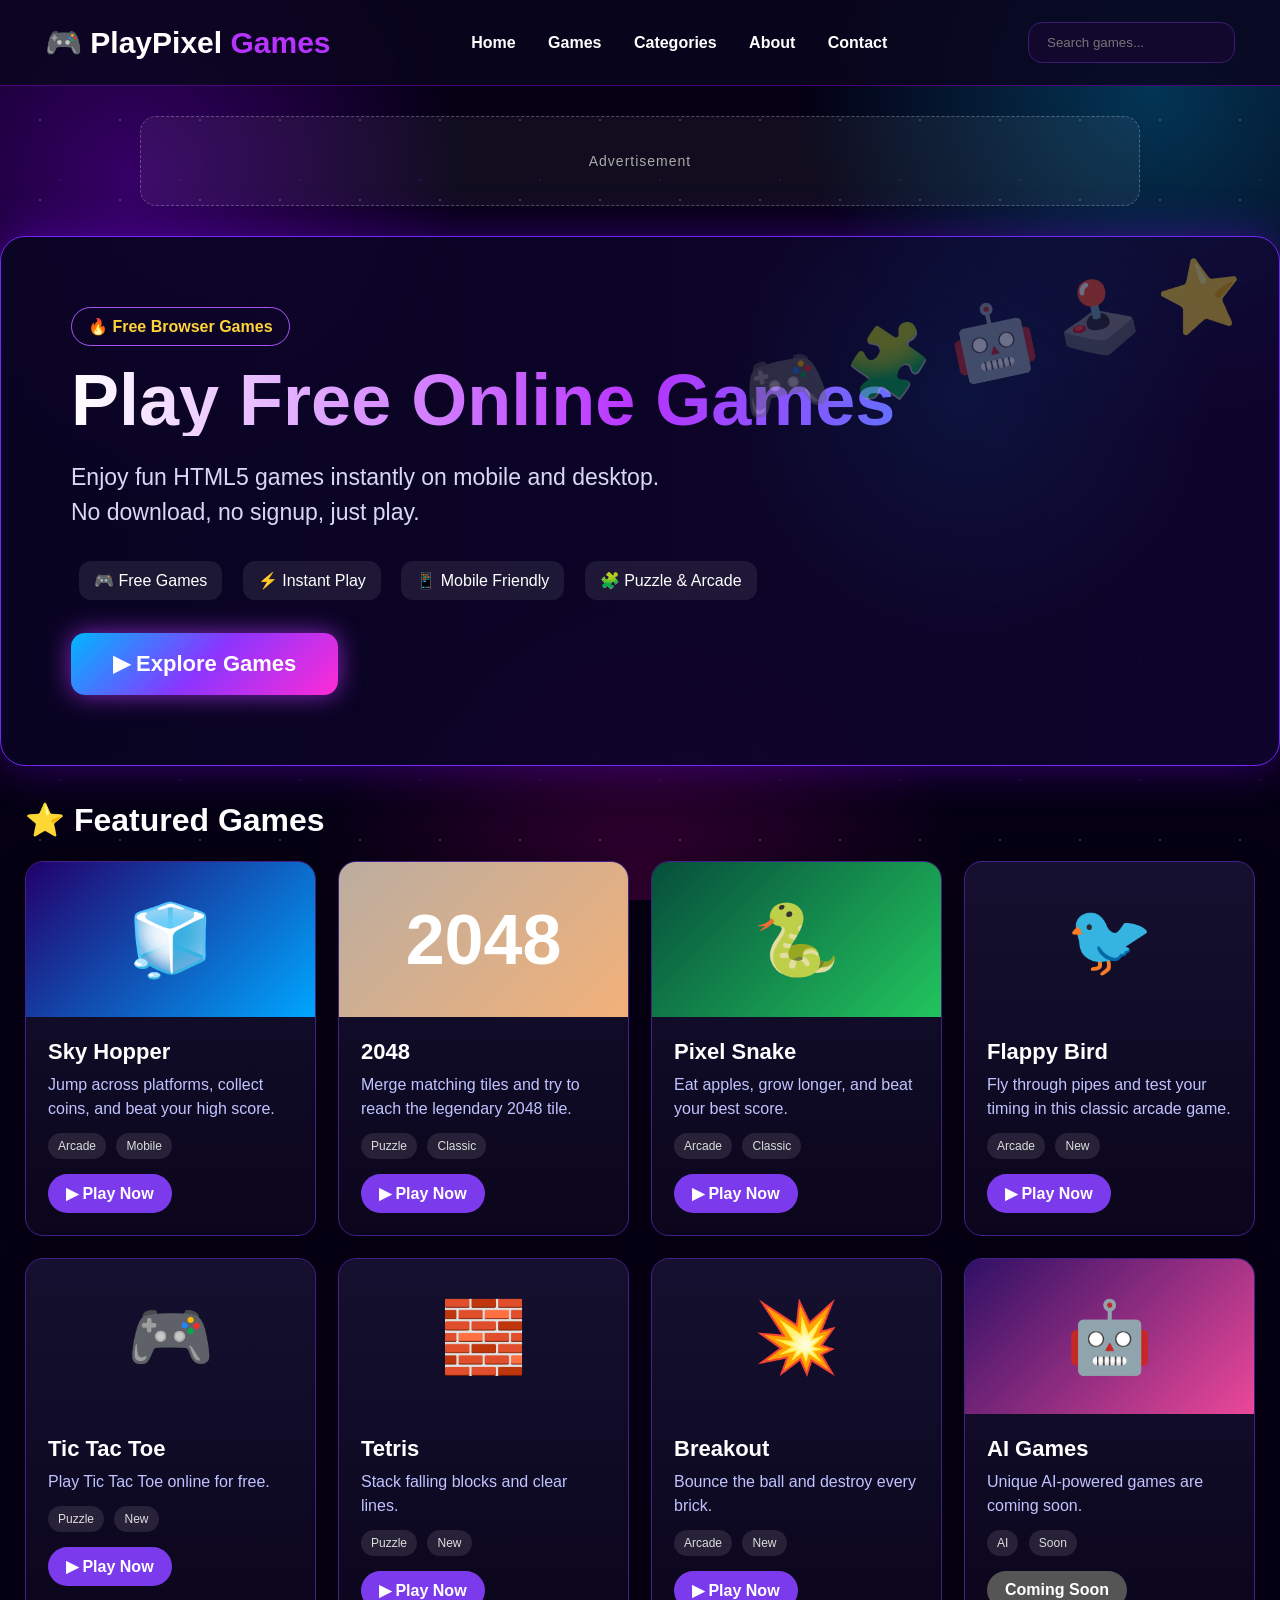
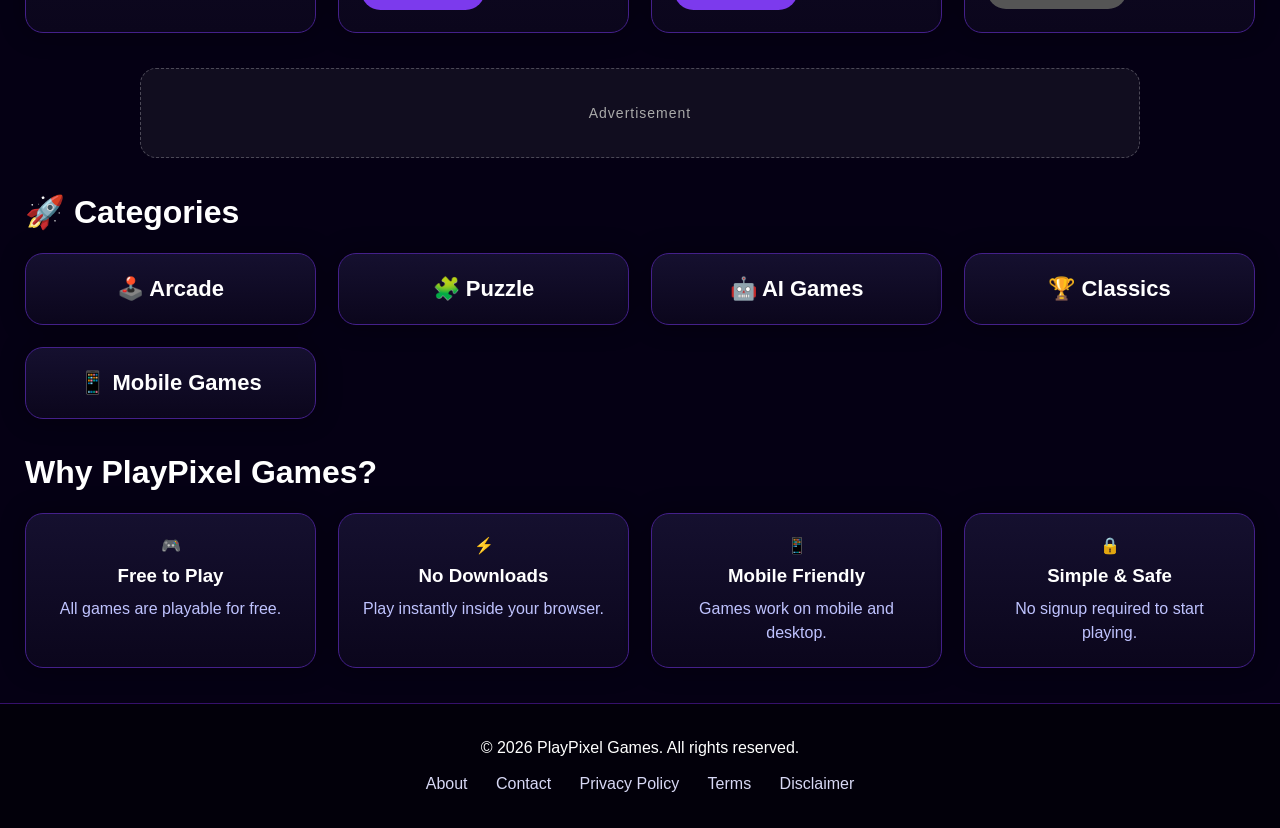
<file: index.html>
<!DOCTYPE html>
<html lang="en">
<head>
  <meta charset="UTF-8" />
  <meta name="viewport" content="width=device-width, initial-scale=1.0" />

  <title>PlayPixel Games - Free Online HTML5 Games</title>
  <meta name="description" content="Play free online HTML5 games on PlayPixel Games. Enjoy arcade, puzzle, snake, action and casual browser games instantly on mobile and desktop." />
  <meta name="keywords" content="free online games, HTML5 games, browser games, arcade games, puzzle games, PlayPixel Games, Sky Hopper, 2048, Snake" />
  <meta name="theme-color" content="#7c3aed" />
  <link rel="canonical" href="https://sky-hopper.lakshyasingh2567.workers.dev/" />

  <meta name="google-site-verification" content="yb3dqwJCYKjTmW6QqV0QSZQqCXPU7wp_KzSVoWqGMKk" />

  <meta property="og:title" content="PlayPixel Games - Free Online HTML5 Games" />
  <meta property="og:description" content="Play free browser games instantly on mobile and desktop. No downloads required." />
  <meta property="og:type" content="website" />
  <meta property="og:url" content="https://sky-hopper.lakshyasingh2567.workers.dev/" />

  <link rel="stylesheet" href="css/style.css" />
</head>
<body>

<header class="navbar">
  <div class="logo">🎮 PlayPixel <span>Games</span></div>

  <nav class="nav-links">
    <a href="index.html">Home</a>
    <a href="games.html">Games</a>
    <a href="categories.html">Categories</a>
    <a href="about.html">About</a>
    <a href="contact.html">Contact</a>
</nav>

  <input class="search" id="searchInput" placeholder="Search games..." />
</header>

<div class="ad-slot">Advertisement</div>

<section class="hero">
  <span class="tag">🔥 Free Browser Games</span>
  <h1>Play Free Online Games</h1>
  <p>Enjoy fun HTML5 games instantly on mobile and desktop. No download, no signup, just play.</p>

  <div class="badges">
    <span>🎮 Free Games</span>
    <span>⚡ Instant Play</span>
    <span>📱 Mobile Friendly</span>
    <span>🧩 Puzzle & Arcade</span>
  </div>

  <a class="btn" href="#games">▶ Explore Games</a>
</section>

<section class="section" id="games">
  <h2 class="section-title">⭐ Featured Games</h2>

  <div class="games" id="gamesGrid">
    <div class="card" data-name="sky hopper arcade jumping">
      <div class="thumb sky">🧊</div>
      <div class="card-content">
        <h3>Sky Hopper</h3>
        <p>Jump across platforms, collect coins, and beat your high score.</p>
        <div class="meta">
          <span>Arcade</span>
          <span>Mobile</span>
        </div>
        <a class="play-small" href="game/sky-hopper/">▶ Play Now</a>
      </div>
    </div>

    <div class="card" data-name="2048 puzzle number game">
      <div class="thumb puzzle">2048</div>
      <div class="card-content">
        <h3>2048</h3>
        <p>Merge matching tiles and try to reach the legendary 2048 tile.</p>
        <div class="meta">
          <span>Puzzle</span>
          <span>Classic</span>
        </div>
        <a class="play-small" href="game/2048/">▶ Play Now</a>
      </div>
    </div>

    <div class="card" data-name="snake pixel snake arcade">
      <div class="thumb snake">🐍</div>
      <div class="card-content">
        <h3>Pixel Snake</h3>
        <p>Eat apples, grow longer, and beat your best score.</p>
        <div class="meta">
          <span>Arcade</span>
          <span>Classic</span>
        </div>
        <a class="play-small" href="game/snake/">▶ Play Now</a>
      </div>
    </div>

    <div class="card" data-name="flappy bird arcade">
  <div class="thumb">🐦</div>
  <div class="card-content">
    <h3>Flappy Bird</h3>
    <p>Fly through pipes and test your timing in this classic arcade game.</p>
    <div class="meta">
      <span>Arcade</span>
      <span>New</span>
    </div>
    <a class="play-small" href="game/flappy-bird/">▶ Play Now</a>
  </div>
</div>

    
    <div class="card" data-name="tic-tac-toe tic tac toe puzzle">
      <div class="thumb">🎮</div>
      <div class="card-content">
        <h3>Tic Tac Toe</h3>
        <p>Play Tic Tac Toe online for free.</p>
        <div class="meta">
          <span>Puzzle</span>
          <span>New</span>
        </div>
        <a class="play-small" href="game/tic-tac-toe/">▶ Play Now</a>
      </div>
    </div>
    <div class="card" data-name="tetris puzzle classic">
  <div class="thumb">🧱</div>
  <div class="card-content">
    <h3>Tetris</h3>
    <p>Stack falling blocks and clear lines.</p>
    <div class="meta">
      <span>Puzzle</span>
      <span>New</span>
    </div>
    <a class="play-small" href="game/Tetris/index.html">▶ Play Now</a>
  </div>
</div>

<div class="card" data-name="breakout arcade action">
  <div class="thumb">💥</div>
  <div class="card-content">
    <h3>Breakout</h3>
    <p>Bounce the ball and destroy every brick.</p>
    <div class="meta">
      <span>Arcade</span>
      <span>New</span>
    </div>
    <a class="play-small" href="game/Breakout/index.html">▶ Play Now</a>
  </div>
</div>

    <div class="card" data-name="ai games prompt challenge">
      <div class="thumb ai">🤖</div>
      <div class="card-content">
        <h3>AI Games</h3>
        <p>Unique AI-powered games are coming soon.</p>
        <div class="meta">
          <span>AI</span>
          <span>Soon</span>
        </div>
        <a class="play-small disabled" href="#">Coming Soon</a>
      </div>
    </div>
  </div>
</section>

<div class="ad-slot">Advertisement</div>

<section class="section" id="categories">
  <h2 class="section-title">🚀 Categories</h2>

  <div class="categories">
    <div class="cat">🕹️ Arcade</div>
    <div class="cat">🧩 Puzzle</div>
    <div class="cat">🤖 AI Games</div>
    <div class="cat">🏆 Classics</div>
    <div class="cat">📱 Mobile Games</div>
  </div>
</section>

<section class="section">
  <h2 class="section-title">Why PlayPixel Games?</h2>

  <div class="features">
    <div class="feature">🎮 <h3>Free to Play</h3><p>All games are playable for free.</p></div>
    <div class="feature">⚡ <h3>No Downloads</h3><p>Play instantly inside your browser.</p></div>
    <div class="feature">📱 <h3>Mobile Friendly</h3><p>Games work on mobile and desktop.</p></div>
    <div class="feature">🔒 <h3>Simple & Safe</h3><p>No signup required to start playing.</p></div>
  </div>
</section>

<footer class="footer">
  <p>© 2026 PlayPixel Games. All rights reserved.</p>
  <br>
  <a href="about.html">About</a>
  <a href="contact.html">Contact</a>
  <a href="privacy.html">Privacy Policy</a>
  <a href="terms.html">Terms</a>
  <a href="disclaimer.html">Disclaimer</a>
</footer>

<script>
  const searchInput = document.getElementById("searchInput");
  const cards = document.querySelectorAll(".card");

  searchInput.addEventListener("input", function () {
    const value = this.value.toLowerCase();

    cards.forEach(card => {
      const name = card.dataset.name.toLowerCase();
      card.style.display = name.includes(value) ? "block" : "none";
    });
  });
</script>

</body>
</html>
</file>
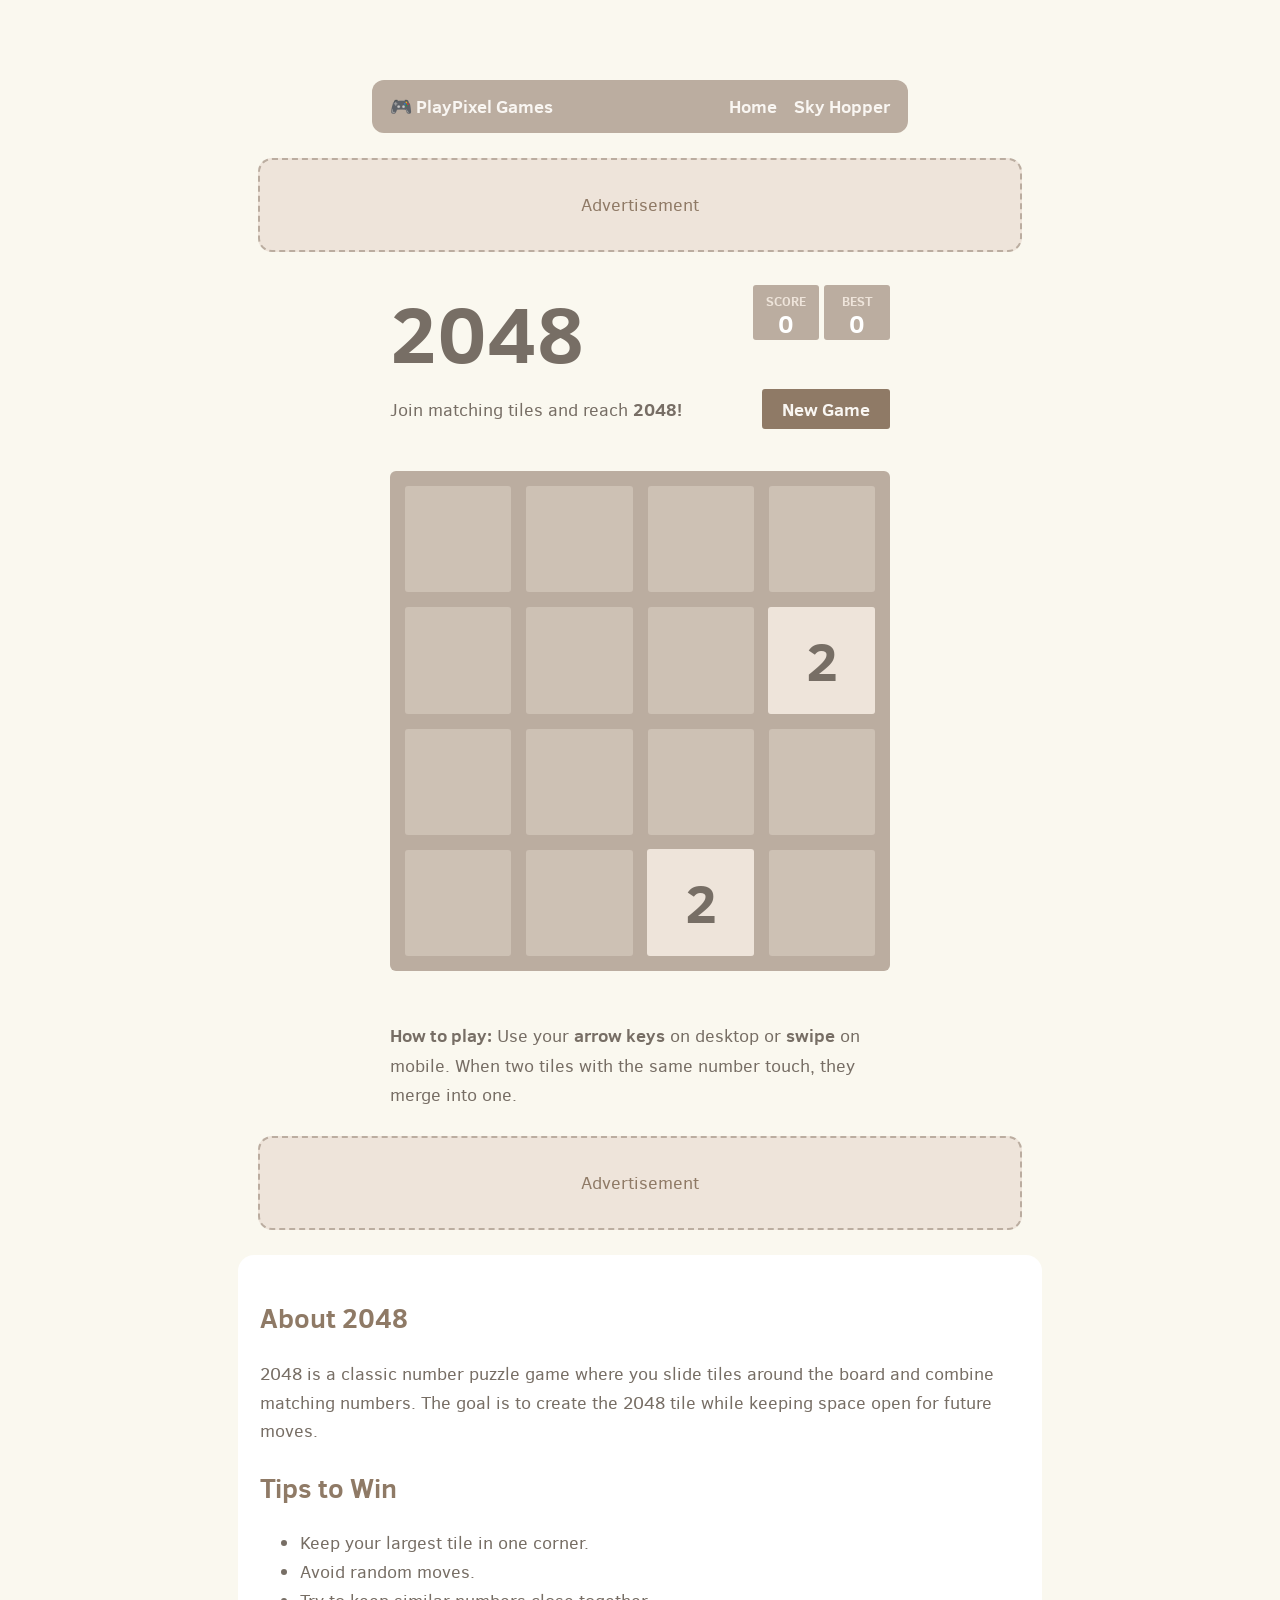
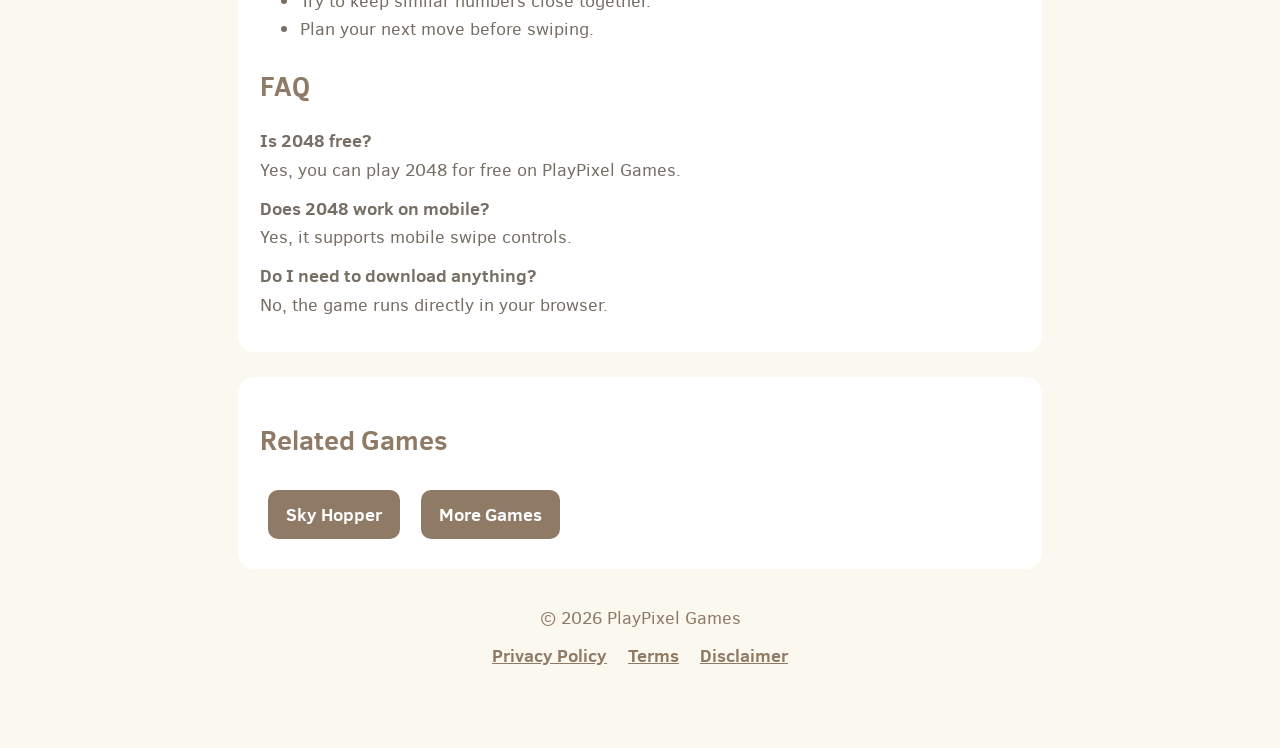
<file: game/2048-old/index.html>
<!DOCTYPE html>
<html>
<head>
  <meta charset="utf-8">
  <title>2048 - Play Free Online Puzzle Game | PlayPixel Games</title>

  <meta name="description" content="Play 2048 online for free on PlayPixel Games. Join matching tiles, reach 2048, beat your best score, and enjoy this classic puzzle game on mobile and desktop.">
  <meta name="keywords" content="2048, play 2048 online, free puzzle game, number game, HTML5 game, PlayPixel Games">
  <meta name="viewport" content="width=device-width, initial-scale=1.0">

  <link href="style/main.css" rel="stylesheet" type="text/css">
</head>

<body>

  <nav class="playpixel-nav">
    <strong>🎮 PlayPixel Games</strong>
    <div>
      <a href="../../index.html">Home</a>
      <a href="../sky-hopper/">Sky Hopper</a>
    </div>
  </nav>

  <div class="ad-slot">Advertisement</div>

  <div class="container">
    <div class="heading">
      <h1 class="title">2048</h1>
      <div class="scores-container">
        <div class="score-container">0</div>
        <div class="best-container">0</div>
      </div>
    </div>

    <div class="above-game">
      <p class="game-intro">Join matching tiles and reach <strong>2048!</strong></p>
      <a class="restart-button">New Game</a>
    </div>

    <div class="game-container">
      <div class="game-message">
        <p></p>
        <div class="lower">
          <a class="keep-playing-button">Keep going</a>
          <a class="retry-button">Try again</a>
        </div>
      </div>

      <div class="grid-container">
        <div class="grid-row">
          <div class="grid-cell"></div><div class="grid-cell"></div><div class="grid-cell"></div><div class="grid-cell"></div>
        </div>
        <div class="grid-row">
          <div class="grid-cell"></div><div class="grid-cell"></div><div class="grid-cell"></div><div class="grid-cell"></div>
        </div>
        <div class="grid-row">
          <div class="grid-cell"></div><div class="grid-cell"></div><div class="grid-cell"></div><div class="grid-cell"></div>
        </div>
        <div class="grid-row">
          <div class="grid-cell"></div><div class="grid-cell"></div><div class="grid-cell"></div><div class="grid-cell"></div>
        </div>
      </div>

      <div class="tile-container"></div>
    </div>

    <p class="game-explanation">
      <strong>How to play:</strong> Use your <strong>arrow keys</strong> on desktop or <strong>swipe</strong> on mobile. When two tiles with the same number touch, they merge into one.
    </p>
  </div>

  <div class="ad-slot">Advertisement</div>

  <section class="seo-section">
    <h2>About 2048</h2>
    <p>2048 is a classic number puzzle game where you slide tiles around the board and combine matching numbers. The goal is to create the 2048 tile while keeping space open for future moves.</p>

    <h2>Tips to Win</h2>
    <ul>
      <li>Keep your largest tile in one corner.</li>
      <li>Avoid random moves.</li>
      <li>Try to keep similar numbers close together.</li>
      <li>Plan your next move before swiping.</li>
    </ul>

    <h2>FAQ</h2>
    <p><strong>Is 2048 free?</strong><br>Yes, you can play 2048 for free on PlayPixel Games.</p>
    <p><strong>Does 2048 work on mobile?</strong><br>Yes, it supports mobile swipe controls.</p>
    <p><strong>Do I need to download anything?</strong><br>No, the game runs directly in your browser.</p>
  </section>

  <section class="related-games">
    <h2>Related Games</h2>
    <a href="../sky-hopper/">Sky Hopper</a>
    <a href="../../index.html">More Games</a>
  </section>

  <footer class="playpixel-footer">
    <p>© 2026 PlayPixel Games</p>
    <a href="../../privacy.html">Privacy Policy</a>
    <a href="../../terms.html">Terms</a>
    <a href="../../disclaimer.html">Disclaimer</a>
  </footer>

  <script src="js/bind_polyfill.js"></script>
  <script src="js/classlist_polyfill.js"></script>
  <script src="js/animframe_polyfill.js"></script>
  <script src="js/keyboard_input_manager.js"></script>
  <script src="js/html_actuator.js"></script>
  <script src="js/grid.js"></script>
  <script src="js/tile.js"></script>
  <script src="js/local_storage_manager.js"></script>
  <script src="js/game_manager.js"></script>
  <script src="js/application.js"></script>
</body>
</html>
</file>
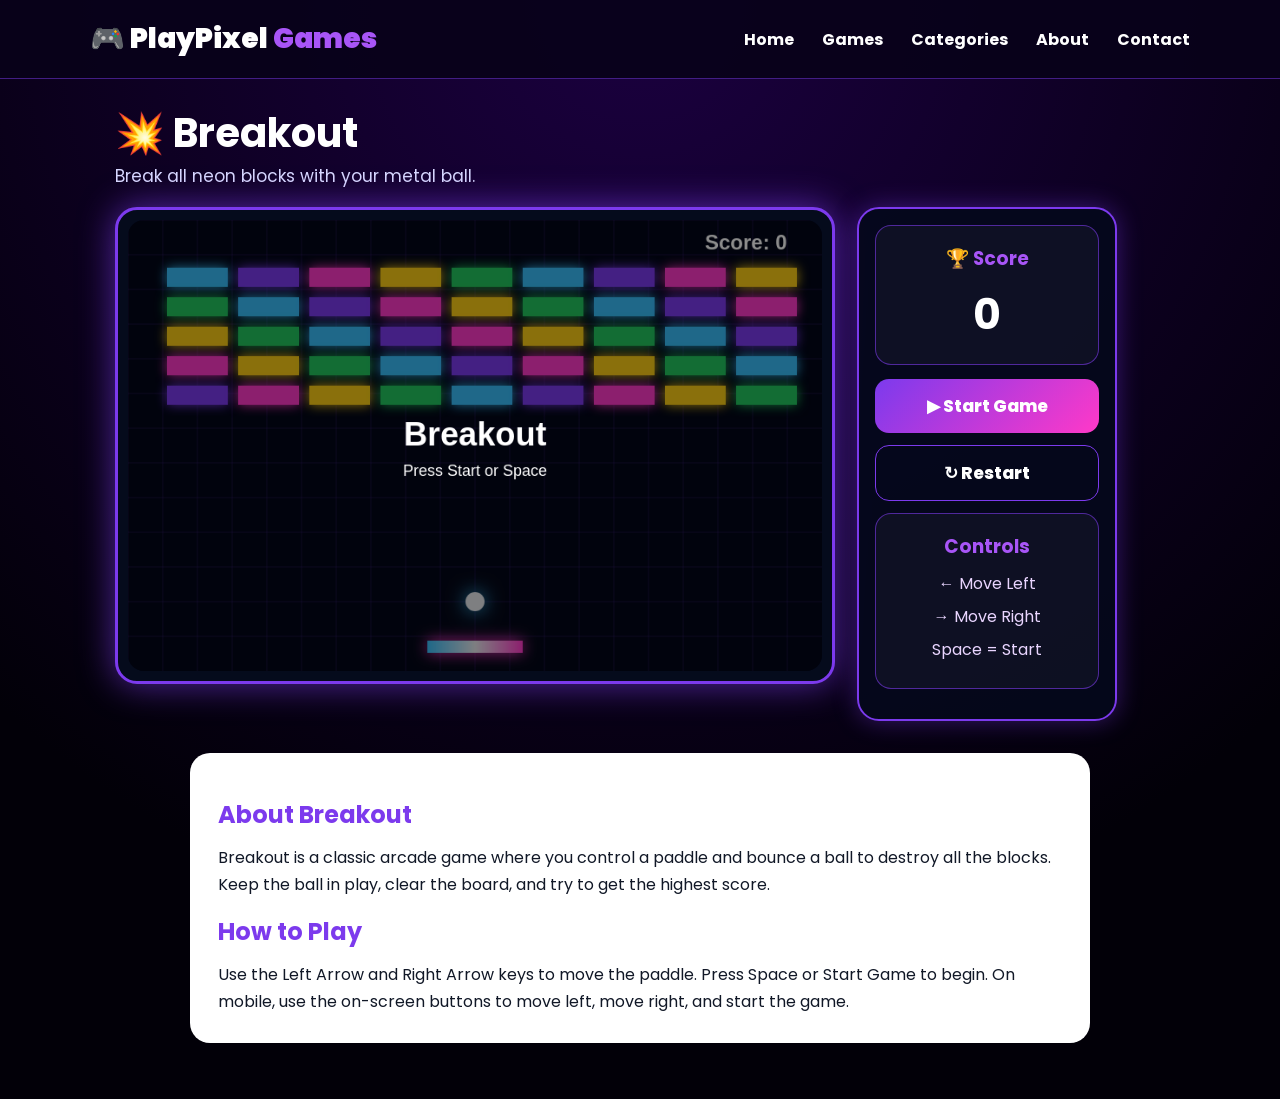
<file: game/Breakout/index.html>
<!DOCTYPE html>
<html lang="en">
<head>
  <meta charset="UTF-8" />
  <meta name="viewport" content="width=device-width, initial-scale=1.0" />

  <title>Breakout - Play Free Online Game | PlayPixel Games</title>
  <meta name="description" content="Play Breakout online for free on PlayPixel Games. Move the paddle, bounce the ball, break neon blocks, and beat your score." />

  <link rel="stylesheet" href="style.css" />
  <link rel="icon" href="data:image/svg+xml,%3Csvg xmlns='http://www.w3.org/2000/svg' viewBox='0 0 100 100'%3E%3Ctext y='.9em' font-size='90'%3E🎮%3C/text%3E%3C/svg%3E">
</head>

<body>
<header class="navbar">
  <div class="logo">🎮 PlayPixel <span>Games</span></div>
  <nav>
    <a href="../../index.html">Home</a>
    <a href="../../games.html">Games</a>
    <a href="../../categories.html">Categories</a>
    <a href="../../about.html">About</a>
    <a href="../../contact.html">Contact</a>
  </nav>
</header>

<main class="page">
  <section class="title-section">
    <h1>💥 Breakout</h1>
    <p>Break all neon blocks with your metal ball.</p>
  </section>

  <section class="game-layout">
    <div class="game-frame">
      <canvas id="canvas" width="800" height="520"></canvas>
    </div>

    <aside class="side-panel">
      <div class="panel-box">
        <h3>🏆 Score</h3>
        <strong id="scoreText">0</strong>
      </div>

      <button id="startBtn">▶ Start Game</button>
      <button id="restartBtn">↻ Restart</button>

      <div class="panel-box">
        <h3>Controls</h3>
        <p>← Move Left</p>
        <p>→ Move Right</p>
        <p>Space = Start</p>
      </div>
    </aside>
    <div class="mobile-controls">
  <button id="mobileLeft">← Left</button>
  <button id="mobileStart">▶ Start</button>
  <button id="mobileRight">Right →</button>
</div>
  </section>
  <section class="info-section">
  <h2>About Breakout</h2>
  <p>
    Breakout is a classic arcade game where you control a paddle and bounce a ball to destroy all the blocks. 
    Keep the ball in play, clear the board, and try to get the highest score.
  </p>

  <h2>How to Play</h2>
  <p>
    Use the Left Arrow and Right Arrow keys to move the paddle. Press Space or Start Game to begin. 
    On mobile, use the on-screen buttons to move left, move right, and start the game.
  </p>
</section>
</main>

<script src="script.js"></script>
</body>
</html>
</file>
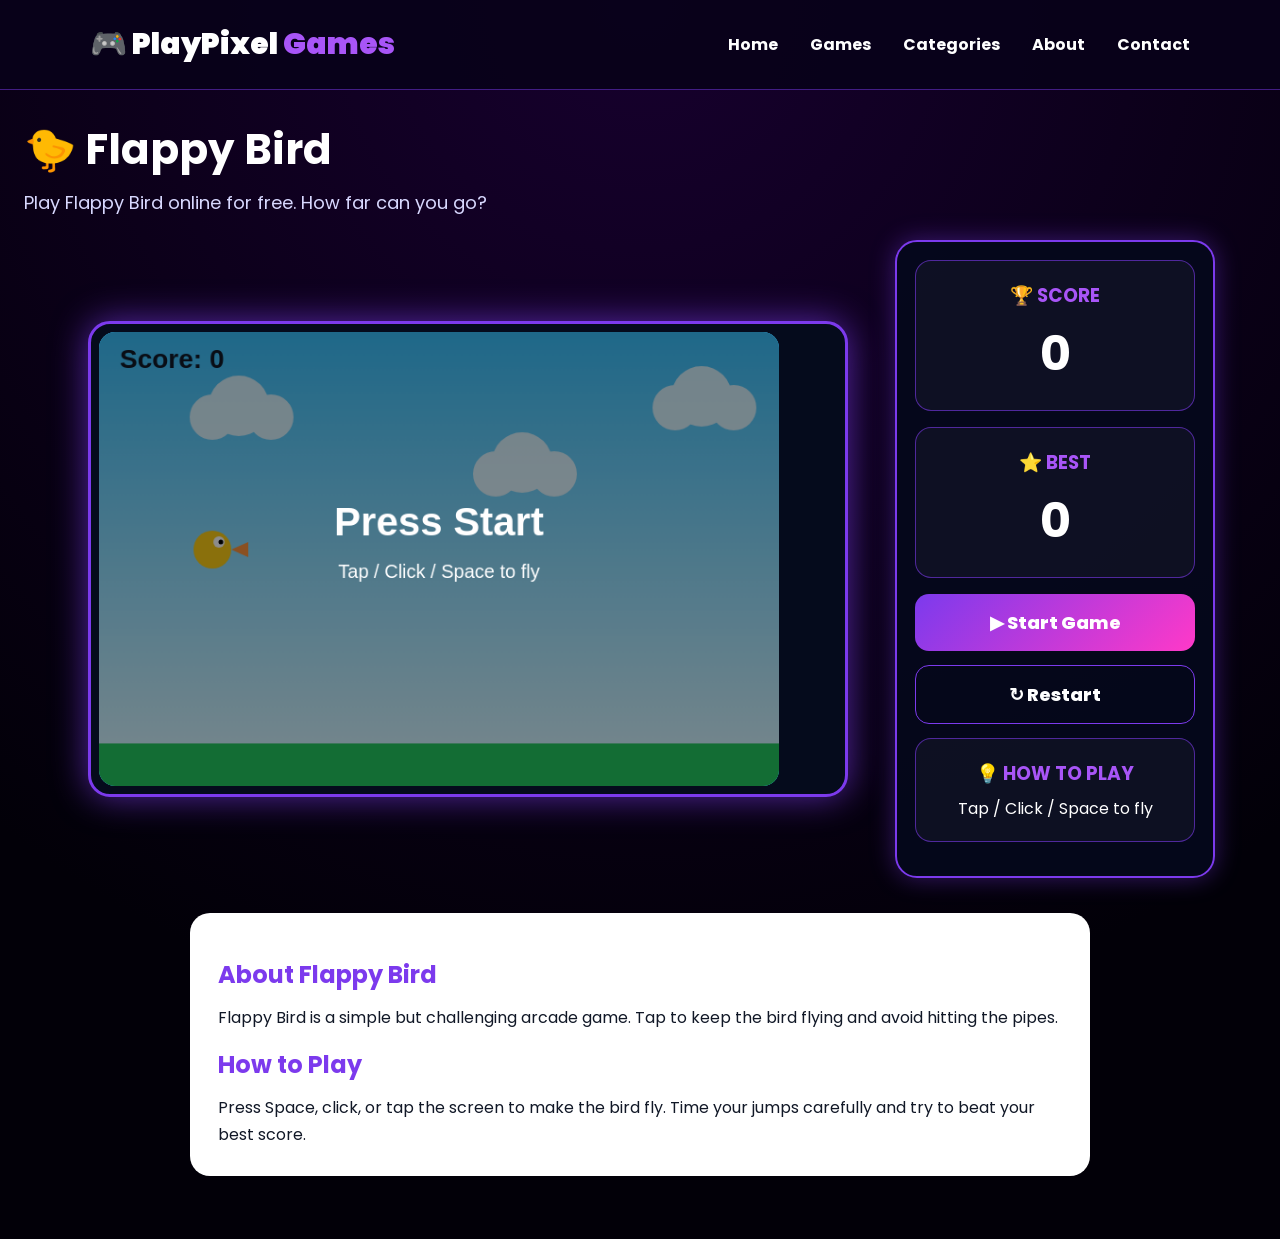
<file: game/flappy-bird/index.html>
<!DOCTYPE html>
<html lang="en">
<head>
  <meta charset="UTF-8" />
  <meta name="viewport" content="width=device-width, initial-scale=1.0" />

  <title>Flappy Bird - Play Free Online Game | PlayPixel Games</title>
  <meta name="description" content="Play Flappy Bird online for free on PlayPixel Games. Tap, click, or press space to fly through pipes and beat your best score." />

  <link rel="stylesheet" href="style.css" />
</head>
<body>

<header class="navbar">
  <div class="logo">🎮 PlayPixel <span>Games</span></div>

  <nav>
    <a href="../../index.html">Home</a>
    <a href="../../games.html">Games</a>
    <a href="../../categories.html">Categories</a>
    <a href="../../about.html">About</a>
    <a href="../../contact.html">Contact</a>
  </nav>
</header>

<main class="page">
  <section class="title-section">
    <h1>🐤 Flappy Bird</h1>
    <p>Play Flappy Bird online for free. How far can you go?</p>
  </section>

  <section class="play-layout">
    <div class="game-frame">
      <canvas id="flappyCanvas" width="720" height="480"></canvas>
    </div>

    <aside class="side-panel">
      <div class="score-box">
        <h3>🏆 Score</h3>
        <strong id="scoreText">0</strong>
      </div>

      <div class="score-box">
        <h3>⭐ Best</h3>
        <strong id="bestText">0</strong>
      </div>

      <button id="startBtn">▶ Start Game</button>
      <button id="restartBtn">↻ Restart</button>

      <div class="how">
        <h3>💡 How to Play</h3>
        <p>Tap / Click / Space to fly</p>
      </div>
    </aside>
  </section>

  <section class="info">
    <h2>About Flappy Bird</h2>
    <p>Flappy Bird is a simple but challenging arcade game. Tap to keep the bird flying and avoid hitting the pipes.</p>

    <h2>How to Play</h2>
    <p>Press Space, click, or tap the screen to make the bird fly. Time your jumps carefully and try to beat your best score.</p>
</section>
</main>

<script src="script.js"></script>
</body>
</html>
</file>
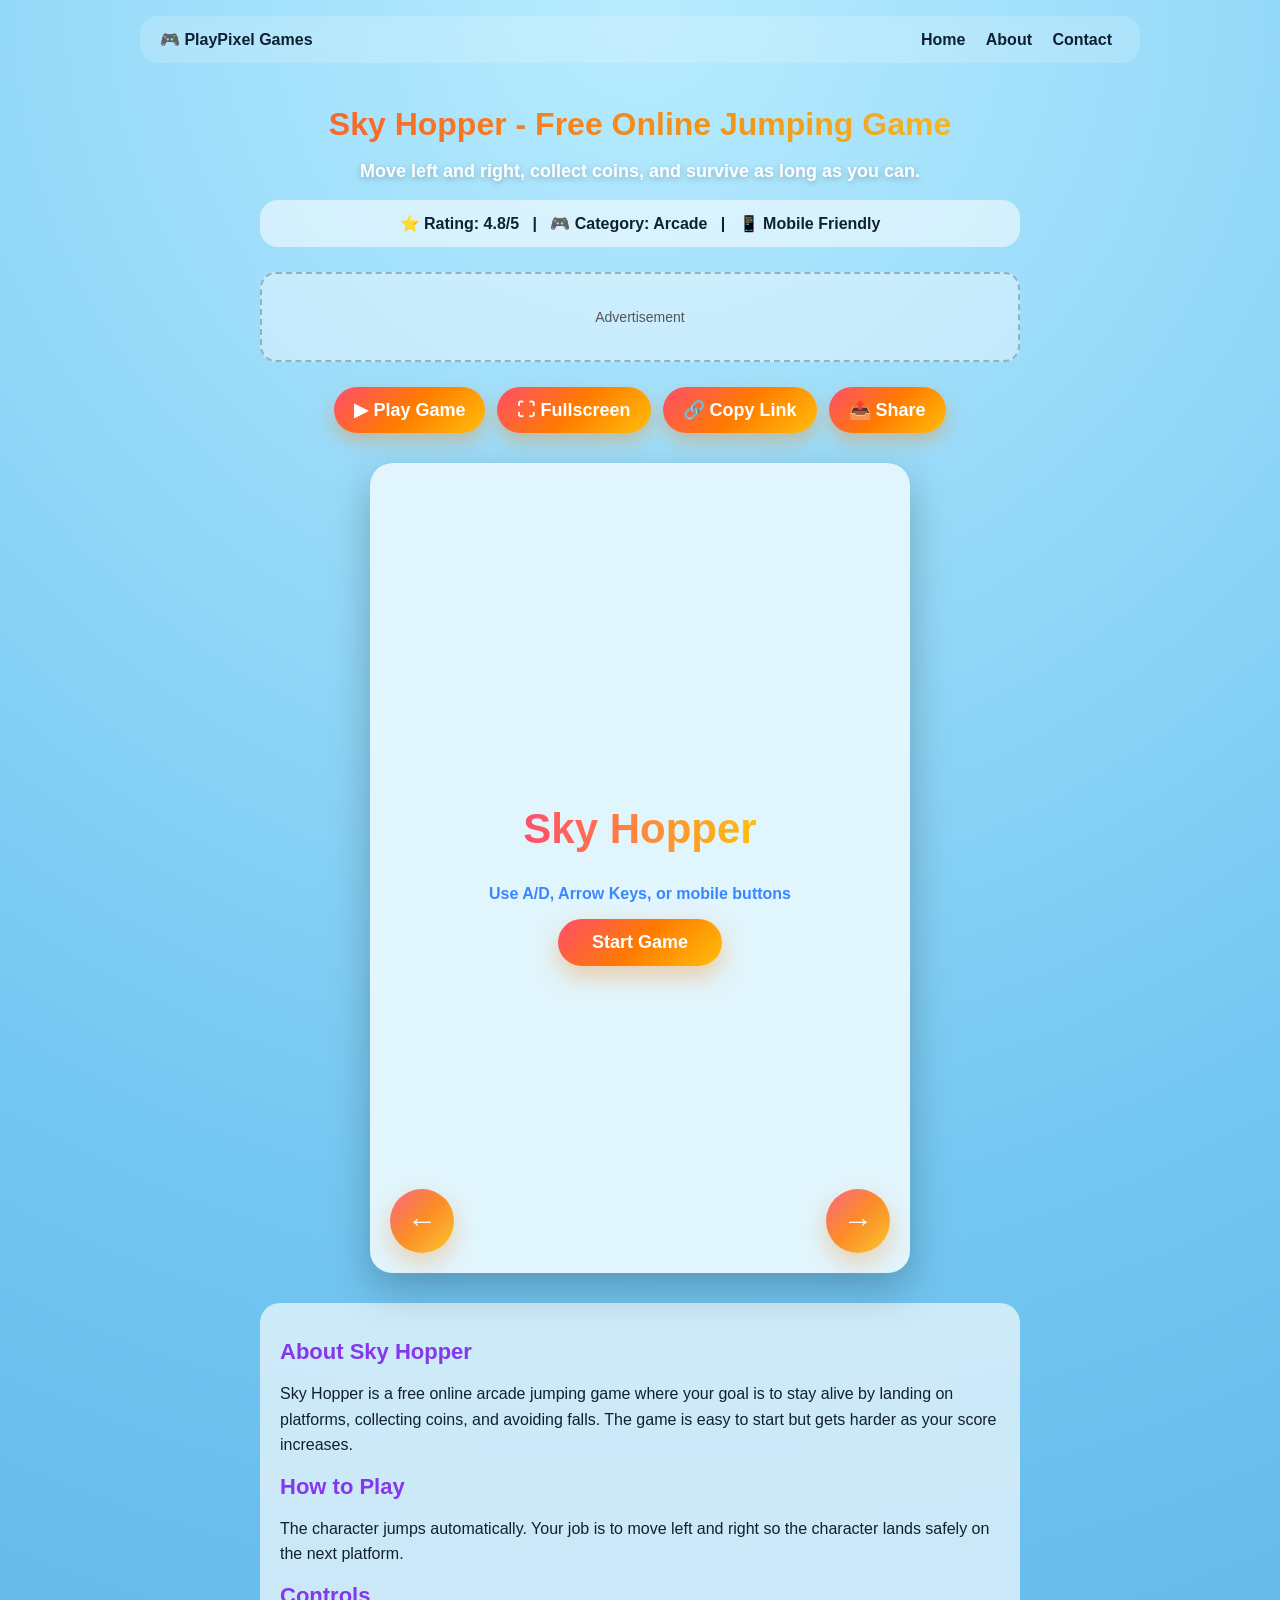
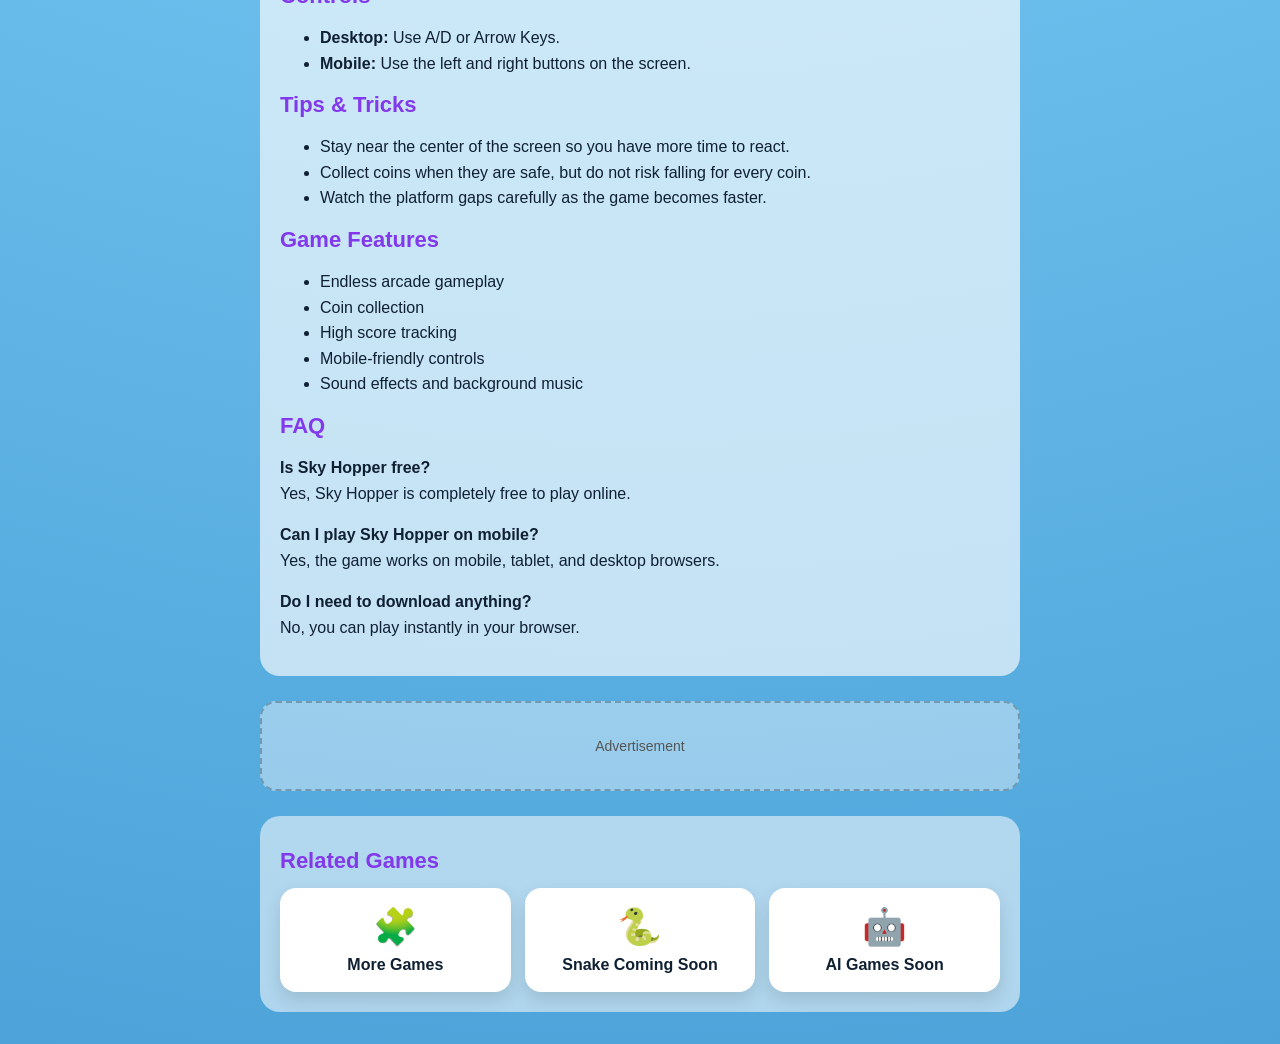
<file: game/sky-hopper/index.html>
<!DOCTYPE html>
<html lang="en">
<head>
  <meta charset="UTF-8" />
  <meta name="viewport" content="width=device-width, initial-scale=1.0" />

  <title>Sky Hopper - Play Free Online Jumping Game | PlayPixel Games</title>
  <meta name="description" content="Play Sky Hopper online for free. Jump across platforms, collect coins, beat your high score, and enjoy a mobile-friendly arcade jumping game." />
  <meta name="keywords" content="Sky Hopper, jumping game, free online game, arcade game, HTML5 game, mobile game" />

  <link rel="stylesheet" href="style.css" />

  <style>
    .site-nav{
      max-width:1000px;
      margin:16px auto;
      padding:14px 20px;
      background:rgba(255,255,255,.18);
      border-radius:18px;
      display:flex;
      justify-content:space-between;
      align-items:center;
      backdrop-filter:blur(10px);
    }

    .site-nav a{
      color:#102033;
      font-weight:700;
      text-decoration:none;
      margin:0 8px;
    }

    .game-actions{
      max-width:760px;
      margin:15px auto;
      display:flex;
      gap:12px;
      justify-content:center;
      flex-wrap:wrap;
    }

    .game-actions button,
    .game-actions a{
      padding:12px 20px;
      border:none;
      border-radius:999px;
      background:linear-gradient(135deg,#ff4d6d,#ff7b00,#ffbe0b);
      color:white;
      font-weight:bold;
      cursor:pointer;
      text-decoration:none;
      box-shadow:0 8px 18px rgba(255,123,0,.35);
    }

    .game-info{
      max-width:760px;
      margin:20px auto;
      padding:20px;
      background:rgba(255,255,255,.65);
      border-radius:20px;
      text-align:left;
    }

    .game-info h2{
      color:#8338ec;
      margin-top:16px;
      margin-bottom:8px;
    }

    .game-info p,
    .game-info li{
      font-size:16px;
      line-height:1.6;
    }

    .rating-box{
      max-width:760px;
      margin:15px auto;
      padding:14px 18px;
      background:rgba(255,255,255,.55);
      border-radius:18px;
      font-weight:bold;
      color:#102033;
    }

    .ad-placeholder{
      max-width:760px;
      height:90px;
      margin:25px auto;
      border:2px dashed rgba(0,0,0,.25);
      border-radius:16px;
      display:flex;
      align-items:center;
      justify-content:center;
      background:rgba(255,255,255,.4);
      color:#555;
      font-size:14px;
    }

    .related-games{
      max-width:760px;
      margin:20px auto;
      padding:20px;
      background:rgba(255,255,255,.55);
      border-radius:20px;
      text-align:left;
    }

    .related-grid{
      display:grid;
      grid-template-columns:repeat(auto-fit,minmax(150px,1fr));
      gap:14px;
      margin-top:14px;
    }

    .related-card{
      background:white;
      border-radius:16px;
      padding:18px;
      text-align:center;
      color:#102033;
      text-decoration:none;
      font-weight:bold;
      box-shadow:0 8px 18px rgba(0,0,0,.12);
    }

    .related-card span{
      display:block;
      font-size:36px;
      margin-bottom:8px;
    }

    @media(max-width:600px){
      .site-nav{
        flex-direction:column;
        gap:10px;
      }

      .ad-placeholder{
        height:220px;
        margin:20px;
      }
    }
  </style>
</head>

<body>
  <nav class="site-nav">
    <strong>🎮 PlayPixel Games</strong>
    <div>
      <a href="../../index.html">Home</a>
      <a href="../../about.html">About</a>
      <a href="../../contact.html">Contact</a>
    </div>
  </nav>

  <main class="page">
    <h1>Sky Hopper - Free Online Jumping Game</h1>
    <p class="intro">Move left and right, collect coins, and survive as long as you can.</p>

    <div class="rating-box">
      ⭐ Rating: 4.8/5 &nbsp; | &nbsp; 🎮 Category: Arcade &nbsp; | &nbsp; 📱 Mobile Friendly
    </div>

    <div class="ad-placeholder">Advertisement</div>

    <div class="game-actions">
      <button onclick="scrollToGame()">▶ Play Game</button>
      <button onclick="openFullscreen()">⛶ Fullscreen</button>
      <button onclick="copyGameLink()">🔗 Copy Link</button>
      <button onclick="shareGame()">📤 Share</button>
    </div>

    <div class="game-box" id="gameArea">
      <canvas id="gameCanvas"></canvas>

      <div class="mobile-controls">
        <button id="leftBtn" class="control-btn" aria-label="Move Left">←</button>
        <button id="rightBtn" class="control-btn" aria-label="Move Right">→</button>
      </div>

      <div id="startScreen" class="screen">
        <h2>Sky Hopper</h2>
        <p>Use A/D, Arrow Keys, or mobile buttons</p>
        <button id="startBtn">Start Game</button>
      </div>

      <div id="gameOverScreen" class="screen hidden">
        <h2>Game Over</h2>
        <p>Score: <span id="finalScore">0</span></p>
        <p>High Score: <span id="highScoreText">0</span></p>
        <button id="restartBtn">Play Again</button>
      </div>
    </div>

    <section class="game-info">
      <h2>About Sky Hopper</h2>
      <p>Sky Hopper is a free online arcade jumping game where your goal is to stay alive by landing on platforms, collecting coins, and avoiding falls. The game is easy to start but gets harder as your score increases.</p>

      <h2>How to Play</h2>
      <p>The character jumps automatically. Your job is to move left and right so the character lands safely on the next platform.</p>

      <h2>Controls</h2>
      <ul>
        <li><strong>Desktop:</strong> Use A/D or Arrow Keys.</li>
        <li><strong>Mobile:</strong> Use the left and right buttons on the screen.</li>
      </ul>

      <h2>Tips & Tricks</h2>
      <ul>
        <li>Stay near the center of the screen so you have more time to react.</li>
        <li>Collect coins when they are safe, but do not risk falling for every coin.</li>
        <li>Watch the platform gaps carefully as the game becomes faster.</li>
      </ul>

      <h2>Game Features</h2>
      <ul>
        <li>Endless arcade gameplay</li>
        <li>Coin collection</li>
        <li>High score tracking</li>
        <li>Mobile-friendly controls</li>
        <li>Sound effects and background music</li>
      </ul>

      <h2>FAQ</h2>
      <p><strong>Is Sky Hopper free?</strong><br>Yes, Sky Hopper is completely free to play online.</p>
      <p><strong>Can I play Sky Hopper on mobile?</strong><br>Yes, the game works on mobile, tablet, and desktop browsers.</p>
      <p><strong>Do I need to download anything?</strong><br>No, you can play instantly in your browser.</p>
    </section>

    <div class="ad-placeholder">Advertisement</div>

    <section class="related-games">
      <h2>Related Games</h2>

      <div class="related-grid">
        <a href="../../index.html" class="related-card">
          <span>🧩</span>
          More Games
        </a>

        <a href="../../index.html" class="related-card">
          <span>🐍</span>
          Snake Coming Soon
        </a>

        <a href="../../index.html" class="related-card">
          <span>🤖</span>
          AI Games Soon
        </a>
      </div>
    </section>
  </main>

  <script>
    function scrollToGame() {
      document.getElementById("gameArea").scrollIntoView({
        behavior: "smooth",
        block: "center"
      });
    }

    function openFullscreen() {
      const gameArea = document.getElementById("gameArea");

      if (gameArea.requestFullscreen) {
        gameArea.requestFullscreen();
      } else if (gameArea.webkitRequestFullscreen) {
        gameArea.webkitRequestFullscreen();
      } else if (gameArea.msRequestFullscreen) {
        gameArea.msRequestFullscreen();
      }
    }

    function copyGameLink() {
      navigator.clipboard.writeText(window.location.href);
      alert("Game link copied!");
    }

    function shareGame() {
      if (navigator.share) {
        navigator.share({
          title: "Sky Hopper",
          text: "Play Sky Hopper for free on PlayPixel Games!",
          url: window.location.href
        });
      } else {
        copyGameLink();
      }
    }
  </script>

  <script src="script.js"></script>
</body>
</html>
</file>
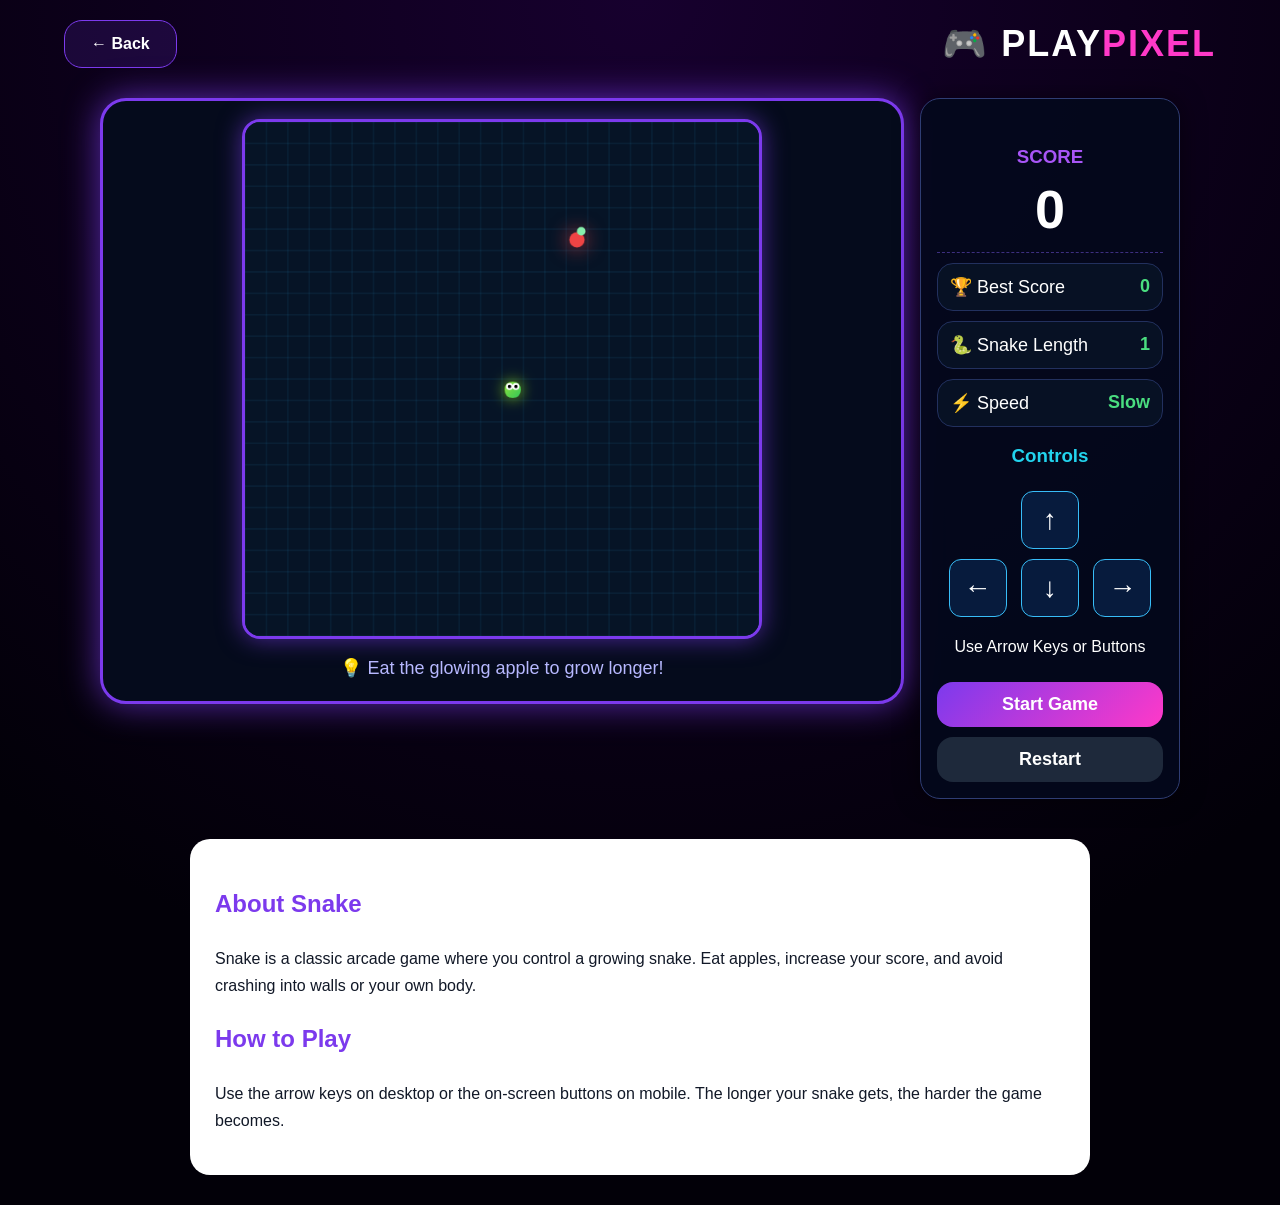
<file: game/snake/index.html>
<!DOCTYPE html>
<html lang="en">
<head>
  <meta charset="UTF-8" />
  <meta name="viewport" content="width=device-width, initial-scale=1.0" />
  <title>Snake - Play Free Online Snake Game | PlayPixel Games</title>
  <meta name="description" content="Play Snake online for free on PlayPixel Games. Eat apples, grow longer, avoid crashing, and beat your best score." />
  <link rel="stylesheet" href="style.css" />
</head>
<body>

<header class="topbar">
  <a href="../../index.html" class="back">← Back</a>
  <div class="logo">🎮 PLAY<span>PIXEL</span></div>
</header>

<main class="layout">
  <section class="game-area">
    <canvas id="gameCanvas" width="600" height="600"></canvas>
    <p class="tip">💡 Eat the glowing apple to grow longer!</p>
  </section>

  <aside class="panel">
    <div class="stat">
      <h3>SCORE</h3>
      <strong id="score">0</strong>
    </div>

    <div class="stat small">
      🏆 Best Score <span id="best">0</span>
    </div>

    <div class="stat small">
      🐍 Snake Length <span id="length">1</span>
    </div>

    <div class="stat small">
      ⚡ Speed <span>Slow</span>
    </div>

    <div class="controls">
      <h3>Controls</h3>
      <button data-dir="up">↑</button>
      <div>
        <button data-dir="left">←</button>
        <button data-dir="down">↓</button>
        <button data-dir="right">→</button>
      </div>
      <p>Use Arrow Keys or Buttons</p>
    </div>

    <button id="startBtn" class="main-btn">Start Game</button>
    <button id="restartBtn" class="main-btn secondary">Restart</button>
  </aside>
</main>

<section class="info">
  <h2>About Snake</h2>
  <p>Snake is a classic arcade game where you control a growing snake. Eat apples, increase your score, and avoid crashing into walls or your own body.</p>

  <h2>How to Play</h2>
  <p>Use the arrow keys on desktop or the on-screen buttons on mobile. The longer your snake gets, the harder the game becomes.</p>
</section>

<script src="script.js"></script>
</body>
</html>
</file>
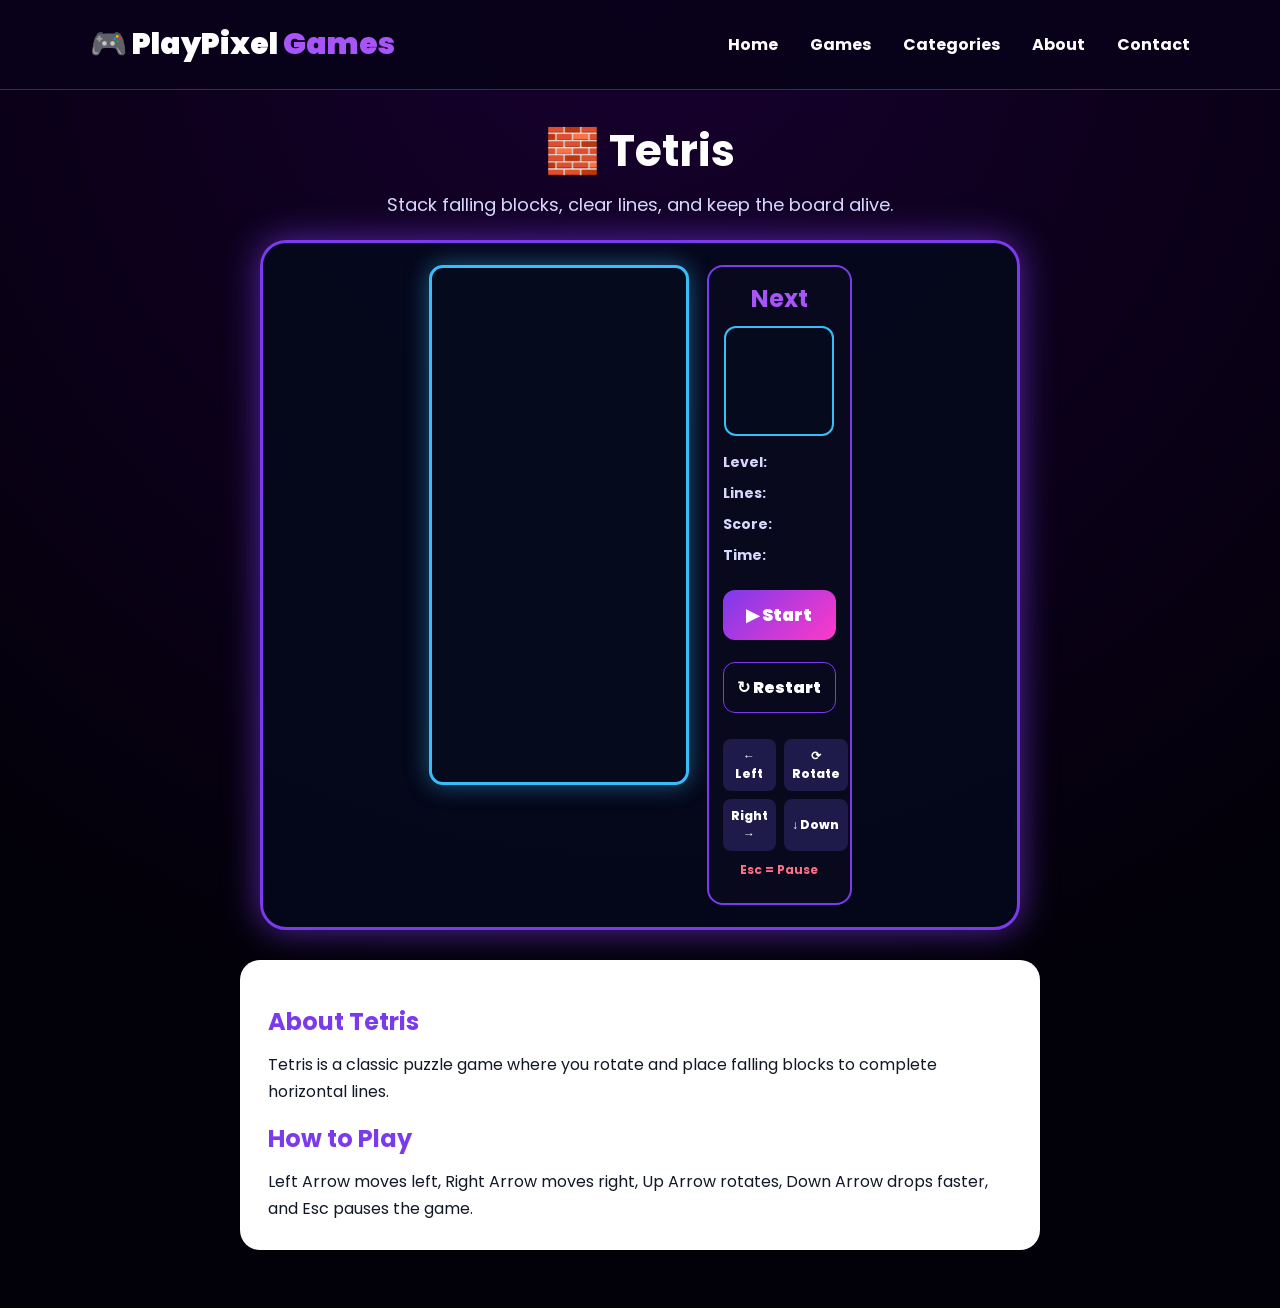
<file: game/Tetris/index.html>
<!DOCTYPE html>
<html lang="en">
<head>
  <meta charset="UTF-8" />
  <meta name="viewport" content="width=device-width, initial-scale=1.0" />

  <title>Tetris - Play Free Online Game | PlayPixel Games</title>
  <meta name="description" content="Play Tetris online for free on PlayPixel Games. Stack falling blocks, clear lines, level up, and beat your score." />
  <meta name="theme-color" content="#7c3aed" />

  <link rel="stylesheet" href="style.css" />
  <link rel="icon" href="data:image/svg+xml,%3Csvg xmlns='http://www.w3.org/2000/svg' viewBox='0 0 100 100'%3E%3Ctext y='.9em' font-size='90'%3E🎮%3C/text%3E%3C/svg%3E">
</head>

<body>
<header class="navbar">
  <div class="logo">🎮 PlayPixel <span>Games</span></div>
  <nav>
    <a href="../../index.html">Home</a>
    <a href="../../games.html">Games</a>
    <a href="../../categories.html">Categories</a>
    <a href="../../about.html">About</a>
    <a href="../../contact.html">Contact</a>
  </nav>
</header>

<main class="page">
  <section class="title-section">
    <h1>🧱 Tetris</h1>
    <p>Stack falling blocks, clear lines, and keep the board alive.</p>
  </section>

  <section class="tetris-wrapper">
    <div id="tetris">
      <div id="canvas"></div>

      <div id="info">
        <h2>Next</h2>
        <div id="next_shape"></div>

        <p id="level">Level: <span></span></p>
        <p id="lines">Lines: <span></span></p>
        <p id="score">Score: <span></span></p>
        <p id="time">Time: <span></span></p>

        <button id="start">▶ Start</button>
        <button id="restart">↻ Restart</button>

        <div class="control-buttons">
          <button id="btnLeft">← Left</button>
          <button id="btnRotate">⟳ Rotate</button>
          <button id="btnRight">Right →</button>
          <button id="btnDown">↓ Down</button>
        </div>

        <p class="red">Esc = Pause</p>
      </div>
    </div>
  </section>

  <section class="info-section">
    <h2>About Tetris</h2>
    <p>Tetris is a classic puzzle game where you rotate and place falling blocks to complete horizontal lines.</p>

    <h2>How to Play</h2>
    <p>Left Arrow moves left, Right Arrow moves right, Up Arrow rotates, Down Arrow drops faster, and Esc pauses the game.</p>
  </section>
</main>

<script src="script.js"></script>
</body>
</html>
</file>
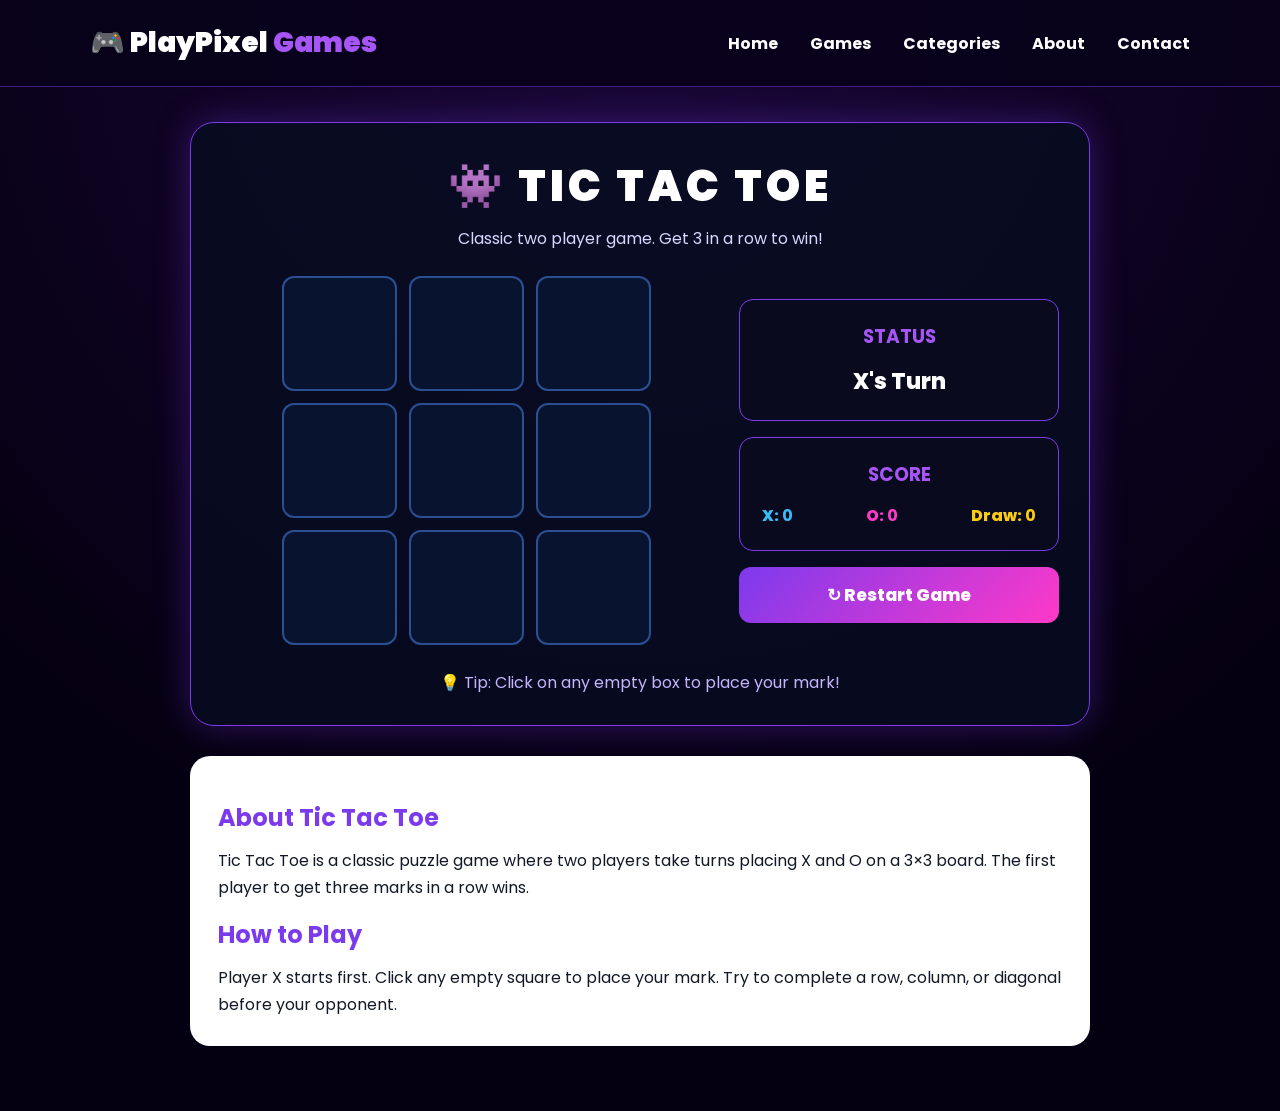
<file: game/tic-tac-toe/index.html>
<!DOCTYPE html>
<html lang="en">
<head>
  <meta charset="UTF-8" />
  <meta name="viewport" content="width=device-width, initial-scale=1.0" />

  <title>PlayPixel Games - Tic Tac Toe</title>
  <meta name="description" content="Play Tic Tac Toe online for free on PlayPixel Games. A classic two-player puzzle game with a modern pixel style." />

  <link rel="stylesheet" href="style.css" />
</head>
<body>

<header class="navbar">
  <div class="logo">🎮 PlayPixel <span>Games</span></div>
  <nav>
    <a href="../../index.html">Home</a>
    <a href="../../games.html">Games</a>
    <a href="../../categories.html">Categories</a>
    <a href="../../about.html">About</a>
    <a href="../../contact.html">Contact</a>
  </nav>
</header>

<main class="game-page">
  <section class="game-card">
    <h1>👾 TIC TAC TOE</h1>
    <p class="subtitle">Classic two player game. Get 3 in a row to win!</p>

    <div class="game-layout">
      <div class="board" id="board">
        <button class="cell" data-index="0"></button>
        <button class="cell" data-index="1"></button>
        <button class="cell" data-index="2"></button>
        <button class="cell" data-index="3"></button>
        <button class="cell" data-index="4"></button>
        <button class="cell" data-index="5"></button>
        <button class="cell" data-index="6"></button>
        <button class="cell" data-index="7"></button>
        <button class="cell" data-index="8"></button>
      </div>

      <aside class="side-panel">
        <div class="panel-box">
          <h3>Status</h3>
          <p id="statusText">X's Turn</p>
        </div>

        <div class="panel-box">
          <h3>Score</h3>
          <div class="score-row">
            <span class="x-score">X: <b id="xScore">0</b></span>
            <span class="o-score">O: <b id="oScore">0</b></span>
            <span class="draw-score">Draw: <b id="drawScore">0</b></span>
          </div>
        </div>

        <button id="restartBtn" class="restart">↻ Restart Game</button>
      </aside>
    </div>

    <p class="tip">💡 Tip: Click on any empty box to place your mark!</p>
  </section>

  <section class="info">
    <h2>About Tic Tac Toe</h2>
    <p>Tic Tac Toe is a classic puzzle game where two players take turns placing X and O on a 3×3 board. The first player to get three marks in a row wins.</p>

    <h2>How to Play</h2>
    <p>Player X starts first. Click any empty square to place your mark. Try to complete a row, column, or diagonal before your opponent.</p>
</section>
</main>

<script src="script.js"></script>
</body>
</html>
</file>
<file: css/style.css>
* {
  margin: 0;
  padding: 0;
  box-sizing: border-box;
}

body {
  font-family: Arial, sans-serif;
  background: #050014;
  color: white;
  overflow-x: hidden;
}

a {
  text-decoration: none;
  color: inherit;
}

body::before {
  content: "";
  position: fixed;
  inset: 0;
  background:
    radial-gradient(circle at 10% 20%, rgba(145,0,255,.35), transparent 25%),
    radial-gradient(circle at 90% 10%, rgba(0,191,255,.28), transparent 25%),
    radial-gradient(circle at 50% 100%, rgba(255,0,180,.18), transparent 30%);
  z-index: -2;
}

body::after {
  content: "";
  position: fixed;
  inset: 0;
  background-image:
    radial-gradient(white 1px, transparent 1px),
    radial-gradient(#7c3aed 1px, transparent 1px);
  background-size: 80px 80px, 120px 120px;
  opacity: .18;
  z-index: -1;
}

.navbar {
  display: flex;
  align-items: center;
  justify-content: space-between;
  padding: 22px 45px;
  background: rgba(10,5,30,.82);
  border-bottom: 1px solid rgba(170,0,255,.4);
  position: sticky;
  top: 0;
  z-index: 10;
  backdrop-filter: blur(14px);
}

.logo {
  font-size: 30px;
  font-weight: 900;
}

.logo span {
  color: #b833ff;
}

.nav-links a {
  margin: 0 14px;
  font-weight: 700;
}

.nav-links a:hover {
  color: #ff4dff;
}

.search {
  background: #12082e;
  border: 1px solid #3d1b70;
  color: white;
  padding: 12px 18px;
  border-radius: 14px;
  outline: none;
}

.hero {
  max-width: 1450px;
  margin: 28px auto;
  padding: 70px;
  border-radius: 25px;
  background:
    linear-gradient(90deg, rgba(10,4,35,.96), rgba(20,5,55,.66)),
    radial-gradient(circle at 75% 30%, rgba(0,174,255,.35), transparent 25%);
  border: 1px solid #7627ff;
  box-shadow: 0 0 45px rgba(128,0,255,.38);
  position: relative;
  overflow: hidden;
}

.hero::after {
  content: "🎮 🧩 🤖 🕹️ ⭐";
  position: absolute;
  right: 30px;
  top: 40px;
  font-size: 70px;
  opacity: .4;
  line-height: 1.8;
  transform: rotate(-12deg);
}

.tag {
  display: inline-block;
  padding: 9px 16px;
  border: 1px solid #a855f7;
  border-radius: 50px;
  color: #ffd43b;
  font-weight: bold;
  margin-bottom: 18px;
}

.hero h1 {
  font-size: 72px;
  line-height: 1;
  background: linear-gradient(90deg, #fff, #b833ff, #00b7ff);
  -webkit-background-clip: text;
  -webkit-text-fill-color: transparent;
}

.hero p {
  margin: 24px 0;
  max-width: 620px;
  color: #d8d8f5;
  font-size: 23px;
  line-height: 1.5;
}

.badges span {
  display: inline-block;
  margin: 8px;
  padding: 10px 15px;
  background: rgba(255,255,255,.08);
  border-radius: 12px;
}

.btn {
  display: inline-block;
  margin-top: 25px;
  padding: 18px 42px;
  border-radius: 14px;
  background: linear-gradient(135deg, #00b7ff, #8b35ff, #ff2bd6);
  color: white;
  font-size: 22px;
  font-weight: 900;
  box-shadow: 0 0 25px rgba(183,51,255,.7);
}

.btn:hover {
  transform: translateY(-4px);
}

.section {
  max-width: 1450px;
  margin: 35px auto;
  padding: 0 25px;
}

.section-title {
  font-size: 32px;
  margin-bottom: 22px;
}

.games,
.categories,
.features {
  display: grid;
  grid-template-columns: repeat(auto-fit, minmax(230px, 1fr));
  gap: 22px;
}

.card,
.cat,
.feature {
  background: linear-gradient(180deg, #15102f, #0b061c);
  border: 1px solid #44208a;
  border-radius: 18px;
  overflow: hidden;
  box-shadow: 0 0 25px rgba(0,0,0,.35);
  transition: .3s;
}

.card:hover,
.cat:hover,
.feature:hover {
  transform: translateY(-6px);
  box-shadow: 0 0 35px rgba(158,61,255,.5);
}

.thumb {
  height: 155px;
  display: flex;
  align-items: center;
  justify-content: center;
  font-size: 70px;
  font-weight: 900;
}

.thumb.sky {
  background: linear-gradient(135deg, #22006b, #00a6ff);
}

.thumb.puzzle {
  background: linear-gradient(135deg, #bbada0, #f2b179);
  color: #fff;
}

.thumb.snake {
  background: linear-gradient(135deg, #064e3b, #22c55e);
}

.thumb.ai {
  background: linear-gradient(135deg, #2e1065, #ec4899);
}

.card-content,
.cat,
.feature {
  padding: 22px;
}

.card h3 {
  font-size: 22px;
  margin-bottom: 8px;
}

.card p,
.feature p {
  color: #bfc3ff;
  line-height: 1.5;
}

.meta {
  margin-top: 12px;
}

.meta span {
  display: inline-block;
  font-size: 12px;
  padding: 6px 10px;
  margin-right: 6px;
  border-radius: 999px;
  background: rgba(255,255,255,.1);
  color: #ddd;
}

.play-small {
  display: inline-block;
  margin-top: 15px;
  padding: 10px 18px;
  background: #7c3aed;
  border-radius: 50px;
  font-weight: bold;
}

.play-small:hover {
  background: #9f5cff;
}

.play-small.disabled {
  background: #555;
  cursor: not-allowed;
}

.cat {
  text-align: center;
  font-size: 22px;
  font-weight: bold;
}

.feature {
  text-align: center;
}

.feature h3 {
  margin: 10px 0;
}

.ad-slot {
  max-width: 1000px;
  height: 90px;
  margin: 30px auto;
  border: 1px dashed rgba(255,255,255,.25);
  border-radius: 16px;
  background: rgba(255,255,255,.05);
  display: flex;
  align-items: center;
  justify-content: center;
  color: #aaa;
  font-size: 14px;
  letter-spacing: 1px;
}

.footer {
  background: #02000a;
  padding: 35px;
  text-align: center;
  border-top: 1px solid #35106b;
}

.footer a {
  margin: 0 12px;
  color: #d8d8f5;
}

.footer a:hover {
  color: #ff4dff;
}

@media (max-width: 768px) {
  .navbar {
    flex-direction: column;
    gap: 15px;
    padding: 18px;
  }

  .nav-links {
    display: flex;
    flex-wrap: wrap;
    justify-content: center;
  }

  .nav-links a {
    margin: 6px 10px;
  }

  .search {
    width: 100%;
    max-width: 320px;
  }

  .hero {
    padding: 40px 25px;
    margin: 18px;
  }

  .hero h1 {
    font-size: 42px;
  }

  .hero p {
    font-size: 18px;
  }

  .hero::after {
    display: none;
  }

  .ad-slot {
    height: 250px;
    margin: 20px;
  }
}
</file>
<file: game/2048-old/style/main.css>
@import url(fonts/clear-sans.css);
html, body {
  margin: 0;
  padding: 0;
  background: #faf8ef;
  color: #776e65;
  font-family: "Clear Sans", "Helvetica Neue", Arial, sans-serif;
  font-size: 18px; }

body {
  margin: 80px 0; }

.heading:after {
  content: "";
  display: block;
  clear: both; }

h1.title {
  font-size: 80px;
  font-weight: bold;
  margin: 0;
  display: block;
  float: left; }

@-webkit-keyframes move-up {
  0% {
    top: 25px;
    opacity: 1; }

  100% {
    top: -50px;
    opacity: 0; } }
@-moz-keyframes move-up {
  0% {
    top: 25px;
    opacity: 1; }

  100% {
    top: -50px;
    opacity: 0; } }
@keyframes move-up {
  0% {
    top: 25px;
    opacity: 1; }

  100% {
    top: -50px;
    opacity: 0; } }
.scores-container {
  float: right;
  text-align: right; }

.score-container, .best-container {
  position: relative;
  display: inline-block;
  background: #bbada0;
  padding: 15px 25px;
  font-size: 25px;
  height: 25px;
  line-height: 47px;
  font-weight: bold;
  border-radius: 3px;
  color: white;
  margin-top: 8px;
  text-align: center; }
  .score-container:after, .best-container:after {
    position: absolute;
    width: 100%;
    top: 10px;
    left: 0;
    text-transform: uppercase;
    font-size: 13px;
    line-height: 13px;
    text-align: center;
    color: #eee4da; }
  .score-container .score-addition, .best-container .score-addition {
    position: absolute;
    right: 30px;
    color: red;
    font-size: 25px;
    line-height: 25px;
    font-weight: bold;
    color: rgba(119, 110, 101, 0.9);
    z-index: 100;
    -webkit-animation: move-up 600ms ease-in;
    -moz-animation: move-up 600ms ease-in;
    animation: move-up 600ms ease-in;
    -webkit-animation-fill-mode: both;
    -moz-animation-fill-mode: both;
    animation-fill-mode: both; }

.score-container:after {
  content: "Score"; }

.best-container:after {
  content: "Best"; }

p {
  margin-top: 0;
  margin-bottom: 10px;
  line-height: 1.65; }

a {
  color: #776e65;
  font-weight: bold;
  text-decoration: underline;
  cursor: pointer; }

strong.important {
  text-transform: uppercase; }

hr {
  border: none;
  border-bottom: 1px solid #d8d4d0;
  margin-top: 20px;
  margin-bottom: 30px; }

.container {
  width: 500px;
  margin: 0 auto; }

@-webkit-keyframes fade-in {
  0% {
    opacity: 0; }

  100% {
    opacity: 1; } }
@-moz-keyframes fade-in {
  0% {
    opacity: 0; }

  100% {
    opacity: 1; } }
@keyframes fade-in {
  0% {
    opacity: 0; }

  100% {
    opacity: 1; } }
.game-container {
  margin-top: 40px;
  position: relative;
  padding: 15px;
  cursor: default;
  -webkit-touch-callout: none;
  -ms-touch-callout: none;
  -webkit-user-select: none;
  -moz-user-select: none;
  -ms-user-select: none;
  -ms-touch-action: none;
  touch-action: none;
  background: #bbada0;
  border-radius: 6px;
  width: 500px;
  height: 500px;
  -webkit-box-sizing: border-box;
  -moz-box-sizing: border-box;
  box-sizing: border-box; }
  .game-container .game-message {
    display: none;
    position: absolute;
    top: 0;
    right: 0;
    bottom: 0;
    left: 0;
    background: rgba(238, 228, 218, 0.5);
    z-index: 100;
    text-align: center;
    -webkit-animation: fade-in 800ms ease 1200ms;
    -moz-animation: fade-in 800ms ease 1200ms;
    animation: fade-in 800ms ease 1200ms;
    -webkit-animation-fill-mode: both;
    -moz-animation-fill-mode: both;
    animation-fill-mode: both; }
    .game-container .game-message p {
      font-size: 60px;
      font-weight: bold;
      height: 60px;
      line-height: 60px;
      margin-top: 222px; }
    .game-container .game-message .lower {
      display: block;
      margin-top: 59px; }
    .game-container .game-message a {
      display: inline-block;
      background: #8f7a66;
      border-radius: 3px;
      padding: 0 20px;
      text-decoration: none;
      color: #f9f6f2;
      height: 40px;
      line-height: 42px;
      margin-left: 9px; }
      .game-container .game-message a.keep-playing-button {
        display: none; }
    .game-container .game-message.game-won {
      background: rgba(237, 194, 46, 0.5);
      color: #f9f6f2; }
      .game-container .game-message.game-won a.keep-playing-button {
        display: inline-block; }
    .game-container .game-message.game-won, .game-container .game-message.game-over {
      display: block; }

.grid-container {
  position: absolute;
  z-index: 1; }

.grid-row {
  margin-bottom: 15px; }
  .grid-row:last-child {
    margin-bottom: 0; }
  .grid-row:after {
    content: "";
    display: block;
    clear: both; }

.grid-cell {
  width: 106.25px;
  height: 106.25px;
  margin-right: 15px;
  float: left;
  border-radius: 3px;
  background: rgba(238, 228, 218, 0.35); }
  .grid-cell:last-child {
    margin-right: 0; }

.tile-container {
  position: absolute;
  z-index: 2; }

.tile, .tile .tile-inner {
  width: 107px;
  height: 107px;
  line-height: 107px; }
.tile.tile-position-1-1 {
  -webkit-transform: translate(0px, 0px);
  -moz-transform: translate(0px, 0px);
  -ms-transform: translate(0px, 0px);
  transform: translate(0px, 0px); }
.tile.tile-position-1-2 {
  -webkit-transform: translate(0px, 121px);
  -moz-transform: translate(0px, 121px);
  -ms-transform: translate(0px, 121px);
  transform: translate(0px, 121px); }
.tile.tile-position-1-3 {
  -webkit-transform: translate(0px, 242px);
  -moz-transform: translate(0px, 242px);
  -ms-transform: translate(0px, 242px);
  transform: translate(0px, 242px); }
.tile.tile-position-1-4 {
  -webkit-transform: translate(0px, 363px);
  -moz-transform: translate(0px, 363px);
  -ms-transform: translate(0px, 363px);
  transform: translate(0px, 363px); }
.tile.tile-position-2-1 {
  -webkit-transform: translate(121px, 0px);
  -moz-transform: translate(121px, 0px);
  -ms-transform: translate(121px, 0px);
  transform: translate(121px, 0px); }
.tile.tile-position-2-2 {
  -webkit-transform: translate(121px, 121px);
  -moz-transform: translate(121px, 121px);
  -ms-transform: translate(121px, 121px);
  transform: translate(121px, 121px); }
.tile.tile-position-2-3 {
  -webkit-transform: translate(121px, 242px);
  -moz-transform: translate(121px, 242px);
  -ms-transform: translate(121px, 242px);
  transform: translate(121px, 242px); }
.tile.tile-position-2-4 {
  -webkit-transform: translate(121px, 363px);
  -moz-transform: translate(121px, 363px);
  -ms-transform: translate(121px, 363px);
  transform: translate(121px, 363px); }
.tile.tile-position-3-1 {
  -webkit-transform: translate(242px, 0px);
  -moz-transform: translate(242px, 0px);
  -ms-transform: translate(242px, 0px);
  transform: translate(242px, 0px); }
.tile.tile-position-3-2 {
  -webkit-transform: translate(242px, 121px);
  -moz-transform: translate(242px, 121px);
  -ms-transform: translate(242px, 121px);
  transform: translate(242px, 121px); }
.tile.tile-position-3-3 {
  -webkit-transform: translate(242px, 242px);
  -moz-transform: translate(242px, 242px);
  -ms-transform: translate(242px, 242px);
  transform: translate(242px, 242px); }
.tile.tile-position-3-4 {
  -webkit-transform: translate(242px, 363px);
  -moz-transform: translate(242px, 363px);
  -ms-transform: translate(242px, 363px);
  transform: translate(242px, 363px); }
.tile.tile-position-4-1 {
  -webkit-transform: translate(363px, 0px);
  -moz-transform: translate(363px, 0px);
  -ms-transform: translate(363px, 0px);
  transform: translate(363px, 0px); }
.tile.tile-position-4-2 {
  -webkit-transform: translate(363px, 121px);
  -moz-transform: translate(363px, 121px);
  -ms-transform: translate(363px, 121px);
  transform: translate(363px, 121px); }
.tile.tile-position-4-3 {
  -webkit-transform: translate(363px, 242px);
  -moz-transform: translate(363px, 242px);
  -ms-transform: translate(363px, 242px);
  transform: translate(363px, 242px); }
.tile.tile-position-4-4 {
  -webkit-transform: translate(363px, 363px);
  -moz-transform: translate(363px, 363px);
  -ms-transform: translate(363px, 363px);
  transform: translate(363px, 363px); }

.tile {
  position: absolute;
  -webkit-transition: 100ms ease-in-out;
  -moz-transition: 100ms ease-in-out;
  transition: 100ms ease-in-out;
  -webkit-transition-property: -webkit-transform;
  -moz-transition-property: -moz-transform;
  transition-property: transform; }
  .tile .tile-inner {
    border-radius: 3px;
    background: #eee4da;
    text-align: center;
    font-weight: bold;
    z-index: 10;
    font-size: 55px; }
  .tile.tile-2 .tile-inner {
    background: #eee4da;
    box-shadow: 0 0 30px 10px rgba(243, 215, 116, 0), inset 0 0 0 1px rgba(255, 255, 255, 0); }
  .tile.tile-4 .tile-inner {
    background: #ede0c8;
    box-shadow: 0 0 30px 10px rgba(243, 215, 116, 0), inset 0 0 0 1px rgba(255, 255, 255, 0); }
  .tile.tile-8 .tile-inner {
    color: #f9f6f2;
    background: #f2b179; }
  .tile.tile-16 .tile-inner {
    color: #f9f6f2;
    background: #f59563; }
  .tile.tile-32 .tile-inner {
    color: #f9f6f2;
    background: #f67c5f; }
  .tile.tile-64 .tile-inner {
    color: #f9f6f2;
    background: #f65e3b; }
  .tile.tile-128 .tile-inner {
    color: #f9f6f2;
    background: #edcf72;
    box-shadow: 0 0 30px 10px rgba(243, 215, 116, 0.2381), inset 0 0 0 1px rgba(255, 255, 255, 0.14286);
    font-size: 45px; }
    @media screen and (max-width: 520px) {
      .tile.tile-128 .tile-inner {
        font-size: 25px; } }
  .tile.tile-256 .tile-inner {
    color: #f9f6f2;
    background: #edcc61;
    box-shadow: 0 0 30px 10px rgba(243, 215, 116, 0.31746), inset 0 0 0 1px rgba(255, 255, 255, 0.19048);
    font-size: 45px; }
    @media screen and (max-width: 520px) {
      .tile.tile-256 .tile-inner {
        font-size: 25px; } }
  .tile.tile-512 .tile-inner {
    color: #f9f6f2;
    background: #edc850;
    box-shadow: 0 0 30px 10px rgba(243, 215, 116, 0.39683), inset 0 0 0 1px rgba(255, 255, 255, 0.2381);
    font-size: 45px; }
    @media screen and (max-width: 520px) {
      .tile.tile-512 .tile-inner {
        font-size: 25px; } }
  .tile.tile-1024 .tile-inner {
    color: #f9f6f2;
    background: #edc53f;
    box-shadow: 0 0 30px 10px rgba(243, 215, 116, 0.47619), inset 0 0 0 1px rgba(255, 255, 255, 0.28571);
    font-size: 35px; }
    @media screen and (max-width: 520px) {
      .tile.tile-1024 .tile-inner {
        font-size: 15px; } }
  .tile.tile-2048 .tile-inner {
    color: #f9f6f2;
    background: #edc22e;
    box-shadow: 0 0 30px 10px rgba(243, 215, 116, 0.55556), inset 0 0 0 1px rgba(255, 255, 255, 0.33333);
    font-size: 35px; }
    @media screen and (max-width: 520px) {
      .tile.tile-2048 .tile-inner {
        font-size: 15px; } }
  .tile.tile-super .tile-inner {
    color: #f9f6f2;
    background: #3c3a32;
    font-size: 30px; }
    @media screen and (max-width: 520px) {
      .tile.tile-super .tile-inner {
        font-size: 10px; } }

@-webkit-keyframes appear {
  0% {
    opacity: 0;
    -webkit-transform: scale(0);
    -moz-transform: scale(0);
    -ms-transform: scale(0);
    transform: scale(0); }

  100% {
    opacity: 1;
    -webkit-transform: scale(1);
    -moz-transform: scale(1);
    -ms-transform: scale(1);
    transform: scale(1); } }
@-moz-keyframes appear {
  0% {
    opacity: 0;
    -webkit-transform: scale(0);
    -moz-transform: scale(0);
    -ms-transform: scale(0);
    transform: scale(0); }

  100% {
    opacity: 1;
    -webkit-transform: scale(1);
    -moz-transform: scale(1);
    -ms-transform: scale(1);
    transform: scale(1); } }
@keyframes appear {
  0% {
    opacity: 0;
    -webkit-transform: scale(0);
    -moz-transform: scale(0);
    -ms-transform: scale(0);
    transform: scale(0); }

  100% {
    opacity: 1;
    -webkit-transform: scale(1);
    -moz-transform: scale(1);
    -ms-transform: scale(1);
    transform: scale(1); } }
.tile-new .tile-inner {
  -webkit-animation: appear 200ms ease 100ms;
  -moz-animation: appear 200ms ease 100ms;
  animation: appear 200ms ease 100ms;
  -webkit-animation-fill-mode: backwards;
  -moz-animation-fill-mode: backwards;
  animation-fill-mode: backwards; }

@-webkit-keyframes pop {
  0% {
    -webkit-transform: scale(0);
    -moz-transform: scale(0);
    -ms-transform: scale(0);
    transform: scale(0); }

  50% {
    -webkit-transform: scale(1.2);
    -moz-transform: scale(1.2);
    -ms-transform: scale(1.2);
    transform: scale(1.2); }

  100% {
    -webkit-transform: scale(1);
    -moz-transform: scale(1);
    -ms-transform: scale(1);
    transform: scale(1); } }
@-moz-keyframes pop {
  0% {
    -webkit-transform: scale(0);
    -moz-transform: scale(0);
    -ms-transform: scale(0);
    transform: scale(0); }

  50% {
    -webkit-transform: scale(1.2);
    -moz-transform: scale(1.2);
    -ms-transform: scale(1.2);
    transform: scale(1.2); }

  100% {
    -webkit-transform: scale(1);
    -moz-transform: scale(1);
    -ms-transform: scale(1);
    transform: scale(1); } }
@keyframes pop {
  0% {
    -webkit-transform: scale(0);
    -moz-transform: scale(0);
    -ms-transform: scale(0);
    transform: scale(0); }

  50% {
    -webkit-transform: scale(1.2);
    -moz-transform: scale(1.2);
    -ms-transform: scale(1.2);
    transform: scale(1.2); }

  100% {
    -webkit-transform: scale(1);
    -moz-transform: scale(1);
    -ms-transform: scale(1);
    transform: scale(1); } }
.tile-merged .tile-inner {
  z-index: 20;
  -webkit-animation: pop 200ms ease 100ms;
  -moz-animation: pop 200ms ease 100ms;
  animation: pop 200ms ease 100ms;
  -webkit-animation-fill-mode: backwards;
  -moz-animation-fill-mode: backwards;
  animation-fill-mode: backwards; }

.above-game:after {
  content: "";
  display: block;
  clear: both; }

.game-intro {
  float: left;
  line-height: 42px;
  margin-bottom: 0; }

.restart-button {
  display: inline-block;
  background: #8f7a66;
  border-radius: 3px;
  padding: 0 20px;
  text-decoration: none;
  color: #f9f6f2;
  height: 40px;
  line-height: 42px;
  display: block;
  text-align: center;
  float: right; }

.game-explanation {
  margin-top: 50px; }

@media screen and (max-width: 520px) {
  html, body {
    font-size: 15px; }

  body {
    margin: 20px 0;
    padding: 0 20px; }

  h1.title {
    font-size: 27px;
    margin-top: 15px; }

  .container {
    width: 280px;
    margin: 0 auto; }

  .score-container, .best-container {
    margin-top: 0;
    padding: 15px 10px;
    min-width: 40px; }

  .heading {
    margin-bottom: 10px; }

  .game-intro {
    width: 55%;
    display: block;
    box-sizing: border-box;
    line-height: 1.65; }

  .restart-button {
    width: 42%;
    padding: 0;
    display: block;
    box-sizing: border-box;
    margin-top: 2px; }

  .game-container {
    margin-top: 17px;
    position: relative;
    padding: 10px;
    cursor: default;
    -webkit-touch-callout: none;
    -ms-touch-callout: none;
    -webkit-user-select: none;
    -moz-user-select: none;
    -ms-user-select: none;
    -ms-touch-action: none;
    touch-action: none;
    background: #bbada0;
    border-radius: 6px;
    width: 280px;
    height: 280px;
    -webkit-box-sizing: border-box;
    -moz-box-sizing: border-box;
    box-sizing: border-box; }
    .game-container .game-message {
      display: none;
      position: absolute;
      top: 0;
      right: 0;
      bottom: 0;
      left: 0;
      background: rgba(238, 228, 218, 0.5);
      z-index: 100;
      text-align: center;
      -webkit-animation: fade-in 800ms ease 1200ms;
      -moz-animation: fade-in 800ms ease 1200ms;
      animation: fade-in 800ms ease 1200ms;
      -webkit-animation-fill-mode: both;
      -moz-animation-fill-mode: both;
      animation-fill-mode: both; }
      .game-container .game-message p {
        font-size: 60px;
        font-weight: bold;
        height: 60px;
        line-height: 60px;
        margin-top: 222px; }
      .game-container .game-message .lower {
        display: block;
        margin-top: 59px; }
      .game-container .game-message a {
        display: inline-block;
        background: #8f7a66;
        border-radius: 3px;
        padding: 0 20px;
        text-decoration: none;
        color: #f9f6f2;
        height: 40px;
        line-height: 42px;
        margin-left: 9px; }
        .game-container .game-message a.keep-playing-button {
          display: none; }
      .game-container .game-message.game-won {
        background: rgba(237, 194, 46, 0.5);
        color: #f9f6f2; }
        .game-container .game-message.game-won a.keep-playing-button {
          display: inline-block; }
      .game-container .game-message.game-won, .game-container .game-message.game-over {
        display: block; }

  .grid-container {
    position: absolute;
    z-index: 1; }

  .grid-row {
    margin-bottom: 10px; }
    .grid-row:last-child {
      margin-bottom: 0; }
    .grid-row:after {
      content: "";
      display: block;
      clear: both; }

  .grid-cell {
    width: 57.5px;
    height: 57.5px;
    margin-right: 10px;
    float: left;
    border-radius: 3px;
    background: rgba(238, 228, 218, 0.35); }
    .grid-cell:last-child {
      margin-right: 0; }

  .tile-container {
    position: absolute;
    z-index: 2; }

  .tile, .tile .tile-inner {
    width: 58px;
    height: 58px;
    line-height: 58px; }
  .tile.tile-position-1-1 {
    -webkit-transform: translate(0px, 0px);
    -moz-transform: translate(0px, 0px);
    -ms-transform: translate(0px, 0px);
    transform: translate(0px, 0px); }
  .tile.tile-position-1-2 {
    -webkit-transform: translate(0px, 67px);
    -moz-transform: translate(0px, 67px);
    -ms-transform: translate(0px, 67px);
    transform: translate(0px, 67px); }
  .tile.tile-position-1-3 {
    -webkit-transform: translate(0px, 135px);
    -moz-transform: translate(0px, 135px);
    -ms-transform: translate(0px, 135px);
    transform: translate(0px, 135px); }
  .tile.tile-position-1-4 {
    -webkit-transform: translate(0px, 202px);
    -moz-transform: translate(0px, 202px);
    -ms-transform: translate(0px, 202px);
    transform: translate(0px, 202px); }
  .tile.tile-position-2-1 {
    -webkit-transform: translate(67px, 0px);
    -moz-transform: translate(67px, 0px);
    -ms-transform: translate(67px, 0px);
    transform: translate(67px, 0px); }
  .tile.tile-position-2-2 {
    -webkit-transform: translate(67px, 67px);
    -moz-transform: translate(67px, 67px);
    -ms-transform: translate(67px, 67px);
    transform: translate(67px, 67px); }
  .tile.tile-position-2-3 {
    -webkit-transform: translate(67px, 135px);
    -moz-transform: translate(67px, 135px);
    -ms-transform: translate(67px, 135px);
    transform: translate(67px, 135px); }
  .tile.tile-position-2-4 {
    -webkit-transform: translate(67px, 202px);
    -moz-transform: translate(67px, 202px);
    -ms-transform: translate(67px, 202px);
    transform: translate(67px, 202px); }
  .tile.tile-position-3-1 {
    -webkit-transform: translate(135px, 0px);
    -moz-transform: translate(135px, 0px);
    -ms-transform: translate(135px, 0px);
    transform: translate(135px, 0px); }
  .tile.tile-position-3-2 {
    -webkit-transform: translate(135px, 67px);
    -moz-transform: translate(135px, 67px);
    -ms-transform: translate(135px, 67px);
    transform: translate(135px, 67px); }
  .tile.tile-position-3-3 {
    -webkit-transform: translate(135px, 135px);
    -moz-transform: translate(135px, 135px);
    -ms-transform: translate(135px, 135px);
    transform: translate(135px, 135px); }
  .tile.tile-position-3-4 {
    -webkit-transform: translate(135px, 202px);
    -moz-transform: translate(135px, 202px);
    -ms-transform: translate(135px, 202px);
    transform: translate(135px, 202px); }
  .tile.tile-position-4-1 {
    -webkit-transform: translate(202px, 0px);
    -moz-transform: translate(202px, 0px);
    -ms-transform: translate(202px, 0px);
    transform: translate(202px, 0px); }
  .tile.tile-position-4-2 {
    -webkit-transform: translate(202px, 67px);
    -moz-transform: translate(202px, 67px);
    -ms-transform: translate(202px, 67px);
    transform: translate(202px, 67px); }
  .tile.tile-position-4-3 {
    -webkit-transform: translate(202px, 135px);
    -moz-transform: translate(202px, 135px);
    -ms-transform: translate(202px, 135px);
    transform: translate(202px, 135px); }
  .tile.tile-position-4-4 {
    -webkit-transform: translate(202px, 202px);
    -moz-transform: translate(202px, 202px);
    -ms-transform: translate(202px, 202px);
    transform: translate(202px, 202px); }

  .tile .tile-inner {
    font-size: 35px; }

  .game-message p {
    font-size: 30px !important;
    height: 30px !important;
    line-height: 30px !important;
    margin-top: 90px !important; }
  .game-message .lower {
    margin-top: 30px !important; } }

    .playpixel-nav {
  max-width: 500px;
  margin: 20px auto;
  padding: 14px 18px;
  background: #bbada0;
  border-radius: 12px;
  display: flex;
  justify-content: space-between;
  align-items: center;
  color: #f9f6f2;
}

.playpixel-nav a {
  color: #f9f6f2;
  text-decoration: none;
  margin-left: 12px;
  font-weight: bold;
}

.ad-slot {
  max-width: 760px;
  height: 90px;
  margin: 25px auto;
  border: 2px dashed #bbada0;
  border-radius: 14px;
  display: flex;
  align-items: center;
  justify-content: center;
  color: #8f7a66;
  background: #eee4da;
}

.seo-section,
.related-games {
  max-width: 760px;
  margin: 25px auto;
  padding: 22px;
  background: #fff;
  border-radius: 16px;
  text-align: left;
}

.seo-section h2,
.related-games h2 {
  color: #8f7a66;
}

.seo-section p,
.seo-section li {
  line-height: 1.6;
}

.related-games a {
  display: inline-block;
  margin: 8px;
  padding: 12px 18px;
  background: #8f7a66;
  color: white;
  border-radius: 10px;
  text-decoration: none;
  font-weight: bold;
}

.playpixel-footer {
  margin: 35px auto;
  text-align: center;
  color: #8f7a66;
}

.playpixel-footer a {
  margin: 0 8px;
  color: #8f7a66;
  font-weight: bold;
}

@media (max-width: 600px) {
  .playpixel-nav {
    flex-direction: column;
    gap: 10px;
    margin: 12px;
  }

  .ad-slot {
    height: 220px;
    margin: 20px;
  }

  .seo-section,
  .related-games {
    margin: 20px;
  }
}
</file>
<file: game/Breakout/style.css>
@import url("https://fonts.googleapis.com/css2?family=Poppins:wght@400;600;700;800;900&display=swap");

* {
  margin: 0;
  padding: 0;
  box-sizing: border-box;
  font-family: "Poppins", sans-serif;
}

body {
  min-height: 100vh;
  background: radial-gradient(circle at top, #1b0040, #020008 75%);
  color: white;
  overflow-x: hidden;
}

.navbar {
  padding: 18px 7%;
  display: flex;
  justify-content: space-between;
  align-items: center;
  background: rgba(8, 2, 26, 0.92);
  border-bottom: 1px solid rgba(124, 58, 237, 0.5);
}

.logo {
  font-size: 28px;
  font-weight: 900;
}

.logo span {
  color: #a855f7;
}

nav a {
  margin-left: 24px;
  color: white;
  text-decoration: none;
  font-weight: 700;
}

nav a:hover {
  color: #ff39c8;
}

.page {
  padding: 24px;
}

.title-section {
  max-width: 1050px;
  margin: 0 auto 18px;
}

.title-section h1 {
  font-size: 40px;
}

.title-section p {
  color: #d8d8ff;
  font-size: 17px;
}

.game-layout {
  max-width: 1050px;
  margin: auto;
  display: grid;
  grid-template-columns: 720px 260px;
  gap: 22px;
  align-items: start;
}

.game-frame {
  width: 720px;
  padding: 10px;
  background: #050b1c;
  border: 3px solid #7c3aed;
  border-radius: 22px;
  box-shadow: 0 0 35px rgba(124, 58, 237, 0.65);
}

canvas {
  width: 700px;
  max-width: 100%;
  height: auto;
  display: block;
  border-radius: 16px;
  background: #020617;
}

.side-panel {
  padding: 16px;
  background: rgba(5, 8, 28, 0.92);
  border: 2px solid #7c3aed;
  border-radius: 22px;
  box-shadow: 0 0 25px rgba(124, 58, 237, 0.4);
}

.panel-box {
  padding: 18px;
  margin-bottom: 14px;
  border: 1px solid rgba(124, 58, 237, 0.6);
  border-radius: 16px;
  text-align: center;
  background: rgba(255, 255, 255, 0.04);
}

.panel-box h3 {
  color: #a855f7;
  margin-bottom: 10px;
}

.panel-box strong {
  font-size: 42px;
}

.panel-box p {
  margin: 8px 0;
  color: #e9d5ff;
}

button {
  width: 100%;
  padding: 14px;
  margin-bottom: 12px;
  border: none;
  border-radius: 14px;
  background: linear-gradient(135deg, #7c3aed, #ff39c8);
  color: white;
  font-size: 17px;
  font-weight: 800;
  cursor: pointer;
}

#restartBtn {
  background: transparent;
  border: 1px solid #7c3aed;
}

button:hover {
  transform: translateY(-2px);
}

@media(max-width: 1000px) {
  .game-layout {
    grid-template-columns: 1fr;
  }

  .game-frame {
    width: 100%;
  }

  canvas {
    width: 100%;
  }
}

@media(max-width: 700px) {
  .navbar {
    flex-direction: column;
    gap: 12px;
  }

  nav a {
    margin: 0 8px;
  }

  .title-section h1 {
    font-size: 32px;
  }
}
.mobile-controls {
  display: none;
  gap: 10px;
  margin-top: 16px;
}

.mobile-controls button {
  flex: 1;
  padding: 14px;
  border-radius: 14px;
  border: 1px solid #7c3aed;
  background: linear-gradient(135deg, #7c3aed, #ff39c8);
  color: white;
  font-weight: 900;
  font-size: 15px;
}

@media(max-width: 900px) {
  .mobile-controls {
    display: flex;
  }

  .side-panel {
    order: 3;
  }
}
 .info-section {
  max-width: 900px;
  margin: 32px auto;
  padding: 28px;
  background: white;
  color: #111827;
  border-radius: 20px;
  line-height: 1.7;
}

.info-section h2 {
  color: #7c3aed;
  margin: 14px 0 8px;
}
</file>
<file: game/flappy-bird/style.css>
@import url("https://fonts.googleapis.com/css2?family=Poppins:wght@400;600;700;800;900&display=swap");

* {
  margin: 0;
  padding: 0;
  box-sizing: border-box;
  font-family: "Poppins", sans-serif;
}

body {
  min-height: 100vh;
  background: radial-gradient(circle at top, #17002e, #020008 75%);
  color: white;
}

.navbar {
  padding: 22px 7%;
  display: flex;
  justify-content: space-between;
  align-items: center;
  background: rgba(8, 2, 26, 0.92);
  border-bottom: 1px solid rgba(124, 58, 237, 0.5);
}

.logo {
  font-size: 30px;
  font-weight: 900;
}

.logo span {
  color: #a855f7;
}

nav a {
  margin-left: 28px;
  color: white;
  text-decoration: none;
  font-weight: 700;
}

nav a:hover {
  color: #ff39c8;
}

.page {
  padding: 28px 24px;
}

.title-section {
  max-width: 1300px;
  margin: 0 auto 24px;
}

.title-section h1 {
  font-size: 42px;
  margin-bottom: 8px;
}

.title-section p {
  color: #d8d8ff;
  font-size: 18px;
}

.play-layout {
  max-width: 1150px;
  margin: auto;
  display: grid;
  grid-template-columns: minmax(0, 1fr) 320px;
  gap: 24px;
  align-items: stretch;
}

.game-frame {
  background: #050b1c;
  border: 3px solid #7c3aed;
  border-radius: 22px;
  width:760px;
    max-width:100%;
    margin:auto;
    padding:8px;
  box-shadow: 0 0 35px rgba(124, 58, 237, 0.65);
}

#flappyCanvas {
  width: 680px;
  max-width: 100%;
  height: auto;
  display: block;
  border-radius: 16px;
  background: #38bdf8;
}
   

.side-panel {
  padding: 18px;
  background: rgba(5, 8, 28, 0.92);
  border: 2px solid #7c3aed;
  border-radius: 22px;
  box-shadow: 0 0 25px rgba(124, 58, 237, 0.4);
}

.score-box,
.how {
  padding: 20px;
  margin-bottom: 16px;
  border: 1px solid rgba(124, 58, 237, 0.6);
  border-radius: 16px;
  background: rgba(255, 255, 255, 0.04);
  text-align: center;
}

.score-box h3,
.how h3 {
  color: #a855f7;
  text-transform: uppercase;
  margin-bottom: 8px;
}

.score-box strong {
  font-size: 48px;
}

button {
  width: 100%;
  padding: 15px;
  margin-bottom: 14px;
  border: none;
  border-radius: 14px;
  background: linear-gradient(135deg, #7c3aed, #ff39c8);
  color: white;
  font-size: 18px;
  font-weight: 800;
  cursor: pointer;
}

#restartBtn {
  background: transparent;
  border: 1px solid #7c3aed;
}

button:hover {
  transform: translateY(-2px);
}

.info {
  max-width: 900px;
  margin: 35px auto;
  padding: 28px;
  background: white;
  color: #111827;
  border-radius: 20px;
  line-height: 1.7;
}

.info h2 {
  color: #7c3aed;
  margin: 14px 0 8px;
}

@media (max-width: 900px) {
  .navbar {
    flex-direction: column;
    gap: 14px;
  }

  nav a {
    margin: 0 8px;
  }

  .play-layout {
    grid-template-columns: 1fr;
  }

  .title-section h1 {
    font-size: 32px;
  }
}
</file>
<file: game/sky-hopper/style.css>
* {
  box-sizing: border-box;
}

body {
  margin: 0;
  font-family: "Segoe UI", Arial, sans-serif;
  background: radial-gradient(circle at top, #b8ecff, #74c7f2 45%, #4da3d9);
  color: #102033;
  text-align: center;
}

.page {
  max-width: 1000px;
  margin: auto;
  padding: 12px;
}

h1 {
  font-size: 32px;
  font-weight: 900;
  margin: 15px 0 5px;
  background: linear-gradient(90deg, #ff512f, #f09819, #ffe53b, #00dbde, #3a86ff, #8338ec);
  background-size: 300%;
  -webkit-background-clip: text;
  -webkit-text-fill-color: transparent;
  animation: rainbow 8s linear infinite;
}

.intro {
  font-size: 18px;
  font-weight: 600;
  color: #ffffff;
  text-shadow: 0 2px 6px rgba(0,0,0,.25);
}

.game-box {
  position: relative;
  width: 540px;
  height: 960px;
  max-width: 95vw;
  max-height: 90vh;
  margin: 30px auto;
  border-radius: 22px;
  overflow: hidden;
  background: #87ceeb;
  box-shadow: 0 15px 40px rgba(0,0,0,.25);
}

#gameCanvas {
  display: block;
  width: 100%;
  height: 100%;
  background: #87ceeb;
}

.screen {
  position: absolute;
  inset: 0;
  background: rgba(238, 251, 255, 0.88);
  backdrop-filter: blur(6px);
  display: flex;
  flex-direction: column;
  align-items: center;
  justify-content: center;
  z-index: 20;
}

.screen h2 {
  font-size: 42px;
  font-weight: 900;
  margin-bottom: 16px;
  background: linear-gradient(90deg, #ff4d6d, #ffbe0b, #00d4ff, #8338ec);
  background-size: 300%;
  -webkit-background-clip: text;
  -webkit-text-fill-color: transparent;
  animation: rainbow 6s linear infinite;
}

.screen p {
  font-size: 16px;
  font-weight: 600;
  color: #3a86ff;
  padding: 0 18px;
}

.hidden {
  display: none;
}

button {
  padding: 13px 34px;
  border: none;
  border-radius: 999px;
  background: linear-gradient(135deg, #ff4d6d, #ff7b00, #ffbe0b);
  color: white;
  font-size: 18px;
  font-weight: bold;
  cursor: pointer;
  box-shadow: 0 10px 25px rgba(255,123,0,.35);
  transition: .25s;
}

button:hover {
  transform: translateY(-3px) scale(1.05);
  box-shadow: 0 15px 30px rgba(255,123,0,.45);
}

.mobile-controls {
  position: absolute;
  left: 0;
  right: 0;
  bottom: 20px;
  display: flex;
  justify-content: space-between;
  padding: 0 20px;
  z-index: 30;
  pointer-events: none;
}

.control-btn {
  width: 64px;
  height: 64px;
  padding: 0;
  border-radius: 50%;
  font-size: 30px;
  pointer-events: auto;
  opacity: 0.85;
  user-select: none;
  touch-action: none;
}

.control-btn:active {
  transform: scale(0.92);
}

section {
  max-width: 760px;
  margin: 18px auto;
  padding: 18px;
  text-align: left;
  background: rgba(255, 255, 255, 0.6);
  border-radius: 18px;
}

section h2 {
  font-size: 22px;
  margin: 12px 0 8px;
  color: #8338ec;
}

section h3 {
  margin: 12px 0 6px;
  color: #3a86ff;
}

section p,
section li {
  font-size: 16px;
  line-height: 1.6;
}

@keyframes rainbow {
  0% {
    background-position: 0%;
  }
  100% {
    background-position: 300%;
  }
}

@media (max-width: 600px) {
  h1 {
    font-size: 24px;
  }

  .intro {
    font-size: 14px;
  }

  .game-box {
    width: 95vw;
    height: calc(95vw * 1.777);
    max-height: 86vh;
  }

  .control-btn {
    width: 58px;
    height: 58px;
    font-size: 28px;
  }
}
</file>
<file: game/snake/style.css>
*{box-sizing:border-box}

body{
  margin:0;
  font-family:Arial,sans-serif;
  background:radial-gradient(circle at top,#17002e,#020008 75%);
  color:white;
}

.topbar{
  max-width:1200px;
  margin:20px auto;
  padding:0 24px;
  display:flex;
  justify-content:space-between;
  align-items:center;
}

.back{
  color:white;
  text-decoration:none;
  padding:14px 26px;
  border:1px solid #7c3aed;
  border-radius:18px;
  background:rgba(124,58,237,.15);
  font-weight:bold;
}

.logo{
  font-size:36px;
  font-weight:900;
  letter-spacing:2px;
}

.logo span{
  color:#ff39c8;
}

.layout{
  max-width:1100px;
  margin:10px auto;
  padding:10px;
  display:grid;
  grid-template-columns:minmax(0, 1fr) 260px;
  gap:16px;
  align-items:start;
}

.game-area{
  background:#050b1c;
  border:3px solid #7c3aed;
  border-radius:26px;
  padding:18px;
  box-shadow:0 0 35px rgba(124,58,237,.7);
}

canvas{
  display:block;
  width:min(70vh, 58vw, 520px);
  height:min(70vh, 58vw, 520px);
  margin:auto;
  background:#061426;
  border:3px solid #7c3aed;
  border-radius:18px;
  box-shadow:0 0 25px rgba(124,58,237,.6);
}

.tip{
  text-align:center;
  color:#b7b8ff;
  font-size:18px;
  margin:18px 0 4px;
}

.panel{
  background:rgba(4,8,28,.9);
  border:1px solid #2f3d73;
  border-radius:20px;
  padding:16px;
  box-shadow:0 0 25px rgba(0,0,0,.5);
}

.stat{
  text-align:center;
  padding:18px;
  margin-bottom:18px;
  border-bottom:1px dashed #3d2f80;
}

.stat h3{
  color:#a855f7;
  margin-bottom:10px;
}

.stat strong{
  font-size:54px;
}

.stat.small{
  display:flex;
  justify-content:space-between;
  align-items:center;
  font-size:18px;
  border:1px solid #22305e;
  border-radius:16px;
  background:#071124;
}

.stat.small span{
  font-weight:bold;
  color:#4ade80;
}

.controls{
  text-align:center;
  margin-top:20px;
}

.controls h3{
  color:#22d3ee;
}

.controls button{
  width:58px;
  height:58px;
  margin:5px;
  border-radius:12px;
  border:1px solid #38bdf8;
  background:#071b3d;
  color:white;
  font-size:28px;
  cursor:pointer;
}

.main-btn{
  width:100%;
  margin-top:14px;
  padding:14px;
  border:0;
  border-radius:16px;
  background:linear-gradient(135deg,#7c3aed,#ff39c8);
  color:white;
  font-size:18px;
  font-weight:bold;
  cursor:pointer;
}

.secondary{
  background:#1e293b;
}

.info{
  max-width:900px;
  margin:30px auto;
  padding:25px;
  background:white;
  color:#111827;
  border-radius:20px;
  line-height:1.7;
}

.info h2{
  color:#7c3aed;
}

@media (max-width:900px){

    .layout{
        grid-template-columns:1fr;
        gap:20px;
    }

    .topbar{
        flex-direction:column;
        gap:15px;
    }

    .logo{
        font-size:28px;
    }

    canvas{
        width:95vw;
        height:95vw;

        max-width:500px;
        max-height:500px;
    }

    .panel{
        width:100%;
    }
}
html, body {
  overscroll-behavior: none;
}

.panel {
  position: sticky;
  top: 90px;
}

.main-btn {
  padding: 12px;
  margin-top: 10px;
}

.stat {
  padding: 12px;
  margin-bottom: 10px;
}

.controls {
  margin-top: 10px;
}
</file>
<file: game/Tetris/style.css>
@import url("https://fonts.googleapis.com/css2?family=Poppins:wght@400;600;700;800;900&display=swap");

* {
  margin: 0;
  padding: 0;
  box-sizing: border-box;
  font-family: "Poppins", sans-serif;
}

body {
  min-height: 100vh;
  overflow-x: hidden;
  background: radial-gradient(circle at top, #17002e, #020008 75%);
  color: white;
}

.navbar {
  padding: 22px 7%;
  display: flex;
  justify-content: space-between;
  align-items: center;
  background: rgba(8, 2, 26, 0.92);
  border-bottom: 1px solid rgba(124, 58, 237, 0.5);
}

.logo {
  font-size: 30px;
  font-weight: 900;
}

.logo span {
  color: #a855f7;
}

nav a {
  margin-left: 28px;
  color: white;
  text-decoration: none;
  font-weight: 700;
}

nav a:hover {
  color: #ff39c8;
}

.page {
  padding: 28px 20px;
}

.title-section {
  max-width: 1000px;
  margin: 0 auto 22px;
  text-align: center;
}

.title-section h1 {
  font-size: 44px;
  margin-bottom: 8px;
}

.title-section p {
  color: #d8d8ff;
  font-size: 18px;
}

.tetris-wrapper {
  max-width: 760px;
  margin: 0 auto;
  padding: 22px;
  background: rgba(5, 8, 28, 0.92);
  border: 3px solid #7c3aed;
  border-radius: 26px;
  box-shadow: 0 0 35px rgba(124, 58, 237, 0.65);
}

#tetris {
  width: 560px;
  margin: 0 auto;
  display: flex;
  gap: 18px;
  justify-content: center;
  align-items: flex-start;
}

#canvas {
  width: 260px;
  height: 520px;
  background: #050b1c;
  position: relative;
  color: #fff;
  border: 3px solid #38bdf8;
  border-radius: 14px;
  box-shadow: 0 0 25px rgba(56, 189, 248, 0.45);
  overflow: hidden;
}

#canvas h1 {
  margin: 0;
  padding: 180px 10px 0;
  text-align: center;
  font-size: 24px;
  color: #ff39c8;
}

#info {
  width: 145px;
  min-height: 440px;
  padding: 14px;
  background: rgba(9, 10, 30, 0.95);
  border: 2px solid #7c3aed;
  border-radius: 16px;
  color: #fff;
}

#info h2 {
  color: #a855f7;
  text-align: center;
  margin-bottom: 10px;
}

#next_shape {
  position: relative;
  background: #050b1c;
  border: 2px solid #38bdf8;
  border-radius: 12px;
  width: 110px;
  height: 110px;
  margin: 0 auto 16px;
}

#info p {
  font-size: 14px;
  font-weight: 700;
  margin: 10px 0;
  color: #d8d8ff;
}

#info span {
  color: #facc15;
}

#start {
  width: 100%;
  margin: 14px 0;
  padding: 12px;
  background: linear-gradient(135deg, #7c3aed, #ff39c8);
  border: none;
  border-radius: 12px;
  color: white;
  cursor: pointer;
  font-size: 17px;
  font-weight: 900;
  animation: pulse 1s infinite alternate;
}

@keyframes pulse {
  from {
    box-shadow: 0 0 12px rgba(124, 58, 237, 0.5);
  }
  to {
    box-shadow: 0 0 25px rgba(255, 57, 200, 0.9);
  }
}

.red {
  color: #fb7185 !important;
  font-size: 12px !important;
  text-align: center;
}

.square {
  position: absolute;
  width: 25px;
  height: 25px;
  border: 1px solid rgba(255,255,255,0.6);
  border-radius: 4px;
  box-shadow: inset 0 0 6px rgba(255,255,255,0.35);
}

.type0 { background: #a855f7; }
.type1 { background: #22d3ee; }
.type2 { background: #fb923c; }
.type3 { background: #2563eb; }
.type4 { background: #22c55e; }
.type5 { background: #ef4444; }
.type6 { background: #facc15; }

.info-section {
  max-width: 800px;
  margin: 30px auto;
  padding: 28px;
  background: white;
  color: #111827;
  border-radius: 20px;
  line-height: 1.7;
}

.info-section h2 {
  color: #7c3aed;
  margin: 14px 0 8px;
}

@media (max-width: 650px) {
  .navbar {
    flex-direction: column;
    gap: 12px;
  }

  nav a {
    margin: 0 8px;
  }

  #tetris {
    width: 100%;
    flex-direction: column;
    align-items: center;
  }

  #info {
    width: 220px;
    min-height: auto;
  }

  .title-section h1 {
    font-size: 32px;
  }
}
.control-buttons {
  display: grid;
  grid-template-columns: 1fr 1fr;
  gap: 8px;
  margin-top: 12px;
}

.control-buttons button {
  padding: 8px;
  border: none;
  border-radius: 8px;
  background: #1e1b4b;
  color: white;
  font-size: 12px;
  font-weight: 800;
  cursor: pointer;
}

.control-buttons button:hover {
  background: #7c3aed;
}
#restart {
  width: 100%;
  margin: 8px 0 14px;
  padding: 12px;
  background: transparent;
  border: 1px solid #7c3aed;
  border-radius: 12px;
  color: white;
  cursor: pointer;
  font-size: 16px;
  font-weight: 900;
}
</file>
<file: game/tic-tac-toe/style.css>
@import url("https://fonts.googleapis.com/css2?family=Poppins:wght@400;600;700;800;900&display=swap");

* {
  margin: 0;
  padding: 0;
  box-sizing: border-box;
  font-family: "Poppins", sans-serif;
}

body {
  min-height: 100vh;
  background:
    radial-gradient(circle at top, #1a0738, #050011 70%),
    linear-gradient(135deg, #09001f, #050014);
  color: white;
}

.navbar {
  width: 100%;
  padding: 22px 7%;
  display: flex;
  justify-content: space-between;
  align-items: center;
  background: rgba(8, 2, 26, 0.9);
  border-bottom: 1px solid rgba(124, 58, 237, 0.5);
  position: sticky;
  top: 0;
  z-index: 10;
}

.logo {
  font-size: 28px;
  font-weight: 900;
}

.logo span {
  color: #a855f7;
}

nav a {
  margin-left: 28px;
  color: white;
  text-decoration: none;
  font-weight: 700;
}

nav a:hover {
  color: #ff39c8;
}

.game-page {
  padding: 35px 18px;
}

.game-card {
  max-width: 900px;
  margin: 0 auto;
  padding: 30px;
  background: rgba(8, 12, 32, 0.85);
  border: 1px solid #7c3aed;
  border-radius: 24px;
  box-shadow: 0 0 35px rgba(124, 58, 237, 0.35);
  text-align: center;
}

h1 {
  font-size: 44px;
  letter-spacing: 4px;
  font-weight: 900;
  margin-bottom: 8px;
}

.subtitle {
  color: #d8d8ff;
  margin-bottom: 25px;
}

.game-layout {
  display: grid;
  grid-template-columns: 1fr 320px;
  gap: 28px;
  align-items: center;
}

.board {
  display: grid;
  grid-template-columns: repeat(3, 115px);
  gap: 12px;
  justify-content: center;
}

.cell {
  width: 115px;
  height: 115px;
  background: #08142f;
  border: 2px solid #2b4f93;
  border-radius: 12px;
  color: white;
  font-size: 64px;
  font-weight: 900;
  cursor: pointer;
  transition: 0.2s;
}

.cell:hover {
  border-color: #38bdf8;
  box-shadow: 0 0 18px rgba(56, 189, 248, 0.6);
}

.cell.x {
  color: #38bdf8;
  text-shadow: 0 0 20px #38bdf8;
}

.cell.o {
  color: #ff39c8;
  text-shadow: 0 0 20px #ff39c8;
}

.cell.win {
  background: #14532d;
  border-color: #22c55e;
  box-shadow: 0 0 25px rgba(34, 197, 94, 0.8);
}

.side-panel {
  display: flex;
  flex-direction: column;
  gap: 16px;
}

.panel-box {
  padding: 22px;
  border: 1px solid #7c3aed;
  border-radius: 14px;
  background: rgba(9, 10, 30, 0.9);
}

.panel-box h3 {
  color: #a855f7;
  text-transform: uppercase;
  margin-bottom: 14px;
}

#statusText {
  font-size: 22px;
  font-weight: 800;
}

.score-row {
  display: flex;
  justify-content: space-between;
  gap: 12px;
  font-weight: 800;
}

.x-score {
  color: #38bdf8;
}

.o-score {
  color: #ff39c8;
}

.draw-score {
  color: #facc15;
}

.restart {
  padding: 15px 20px;
  border: none;
  border-radius: 12px;
  background: linear-gradient(135deg, #7c3aed, #ff39c8);
  color: white;
  font-size: 17px;
  font-weight: 800;
  cursor: pointer;
}

.restart:hover {
  transform: translateY(-2px);
}

.tip {
  margin-top: 25px;
  color: #c4b5fd;
}

.info {
  max-width: 900px;
  margin: 30px auto;
  padding: 28px;
  background: white;
  color: #111827;
  border-radius: 20px;
  line-height: 1.7;
}

.info h2 {
  color: #7c3aed;
  margin: 14px 0 8px;
}

@media (max-width: 850px) {
  .navbar {
    flex-direction: column;
    gap: 14px;
  }

  nav a {
    margin: 0 8px;
  }

  .game-layout {
    grid-template-columns: 1fr;
  }

  .board {
    grid-template-columns: repeat(3, 90px);
  }

  .cell {
    width: 90px;
    height: 90px;
    font-size: 50px;
  }

  h1 {
    font-size: 30px;
 }
}
</file>
